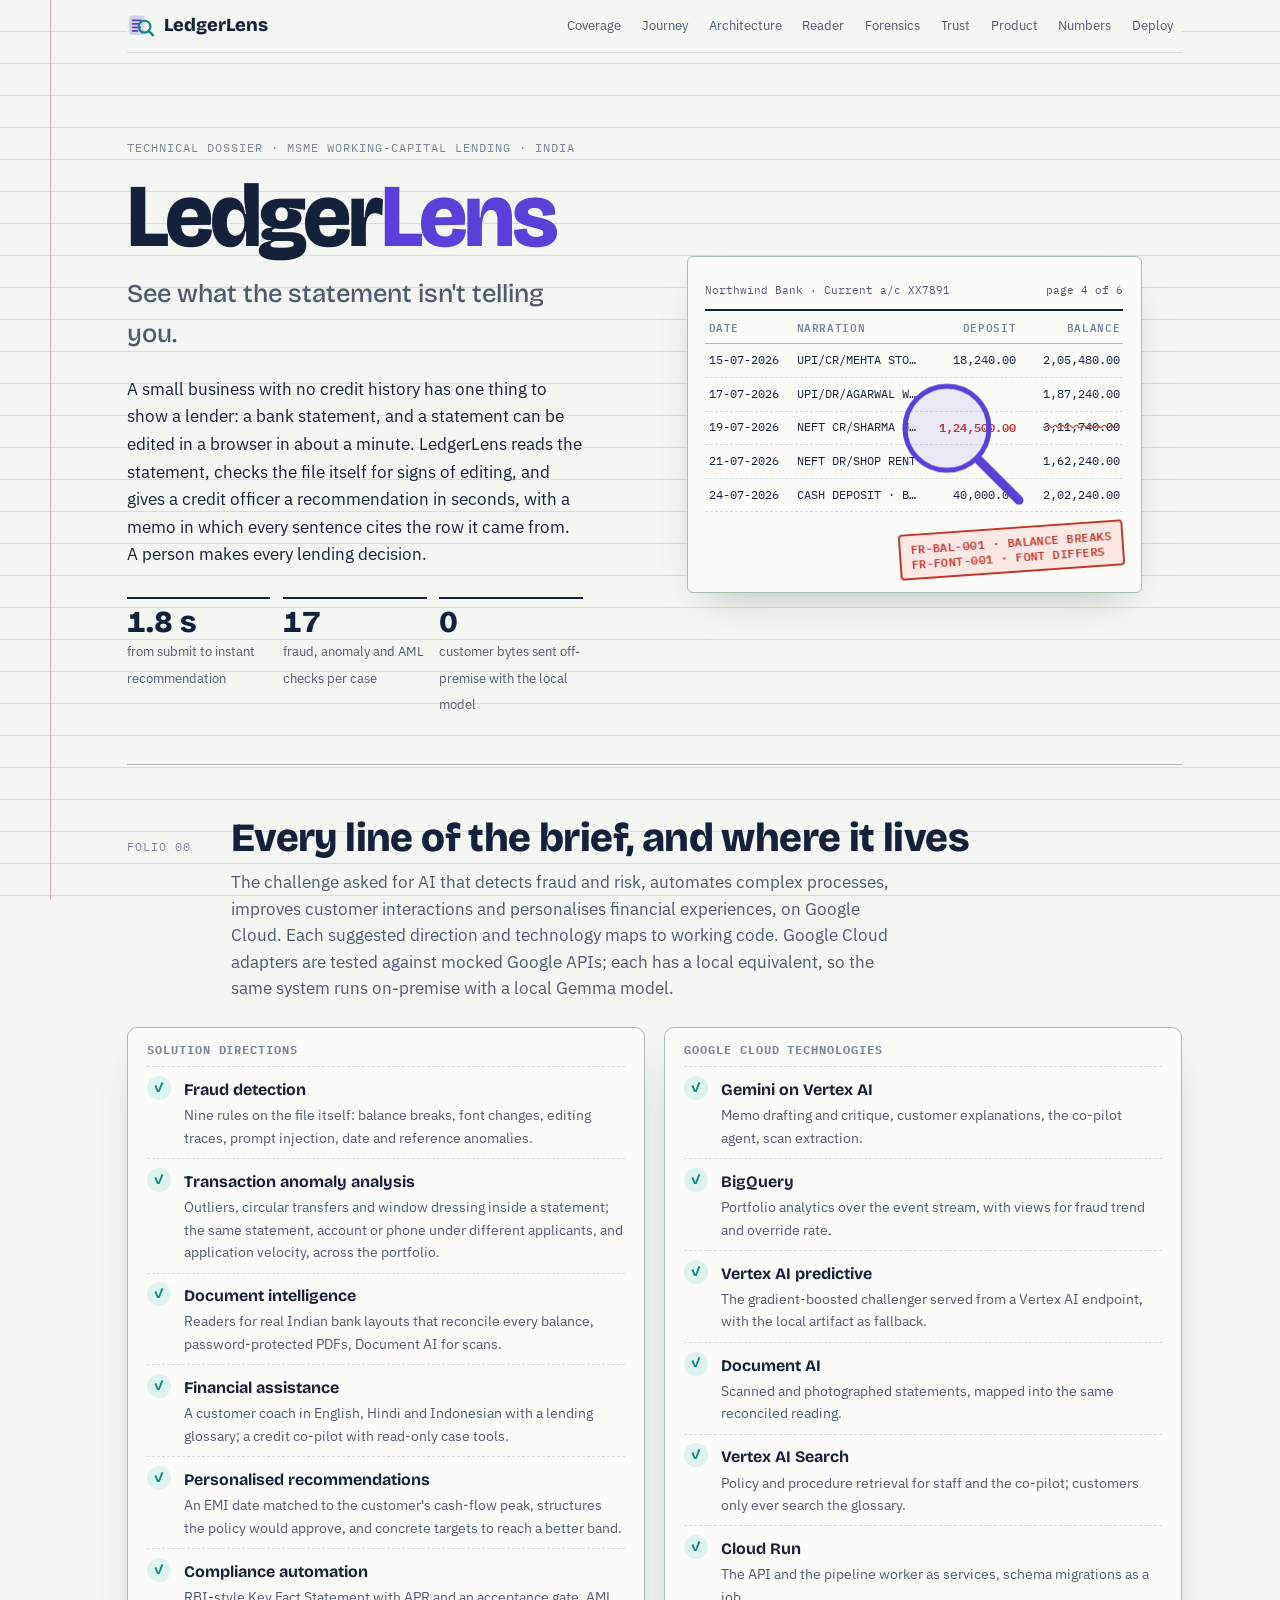
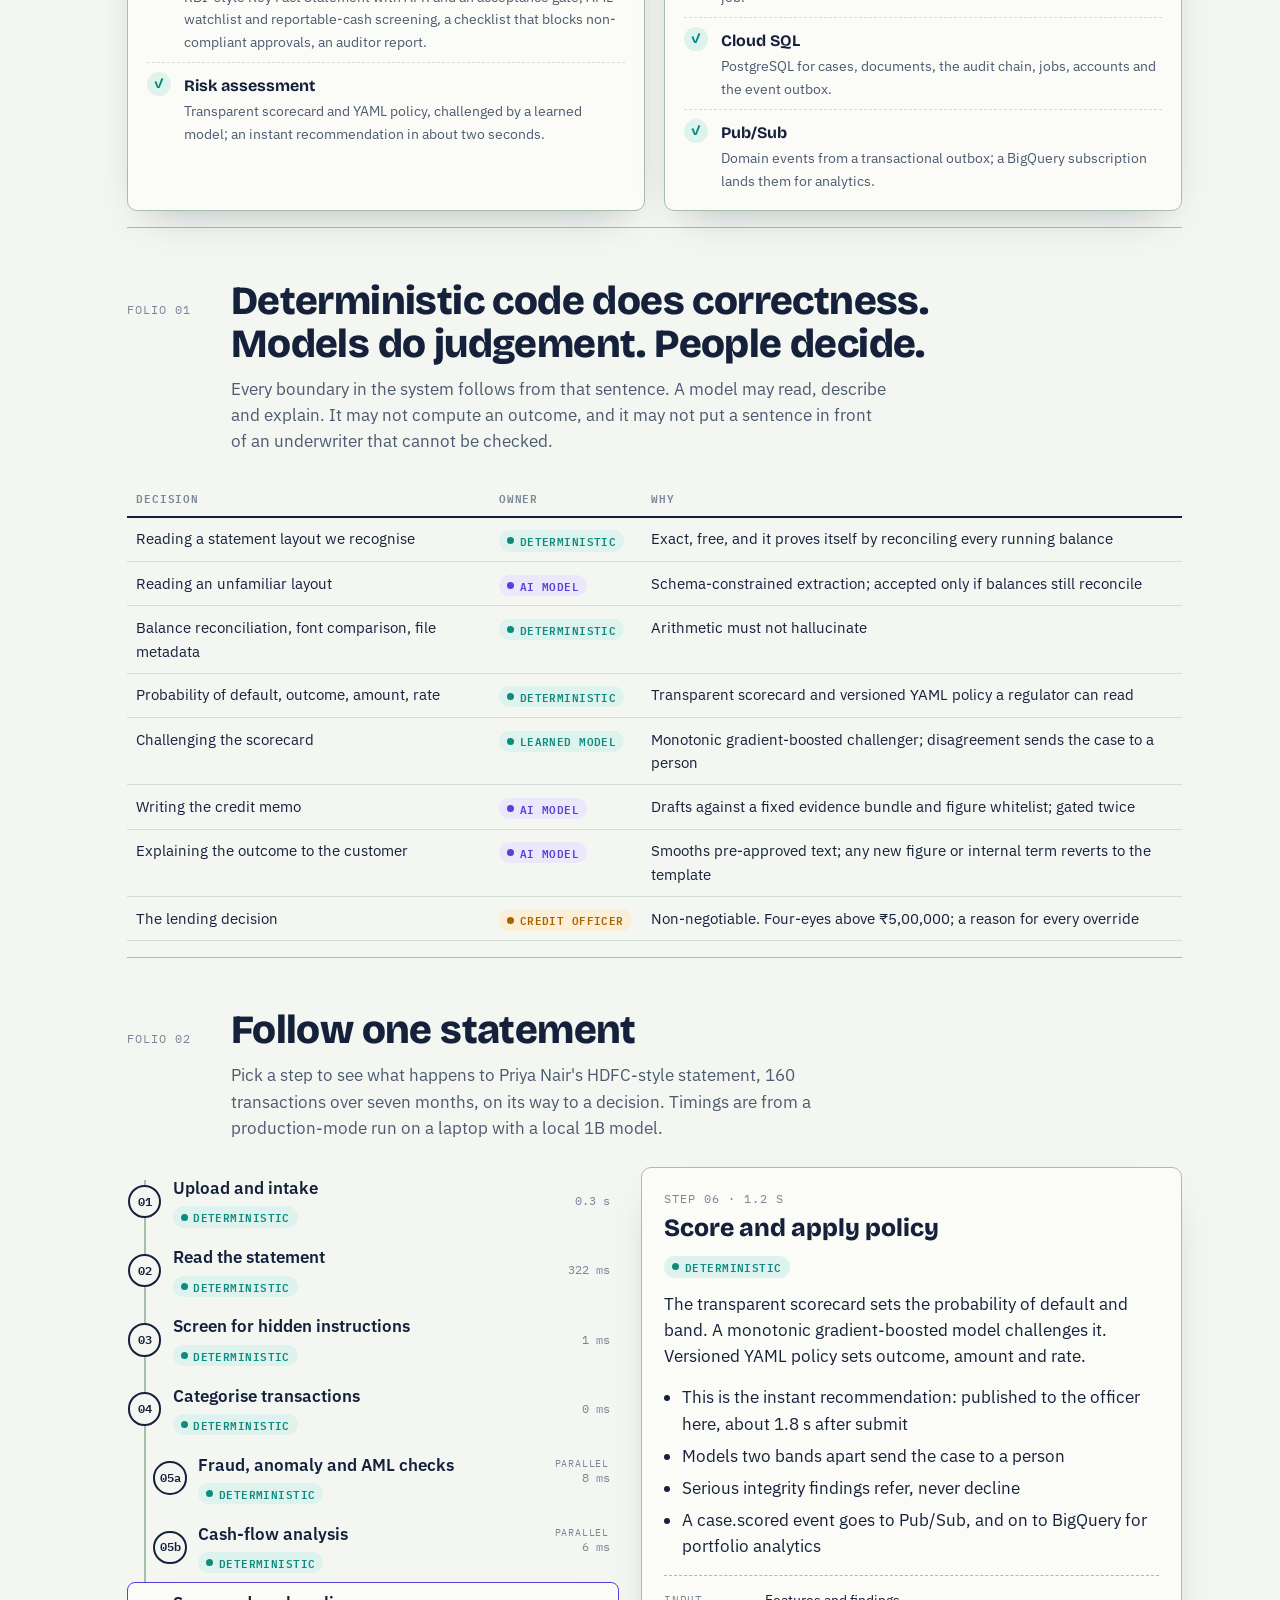
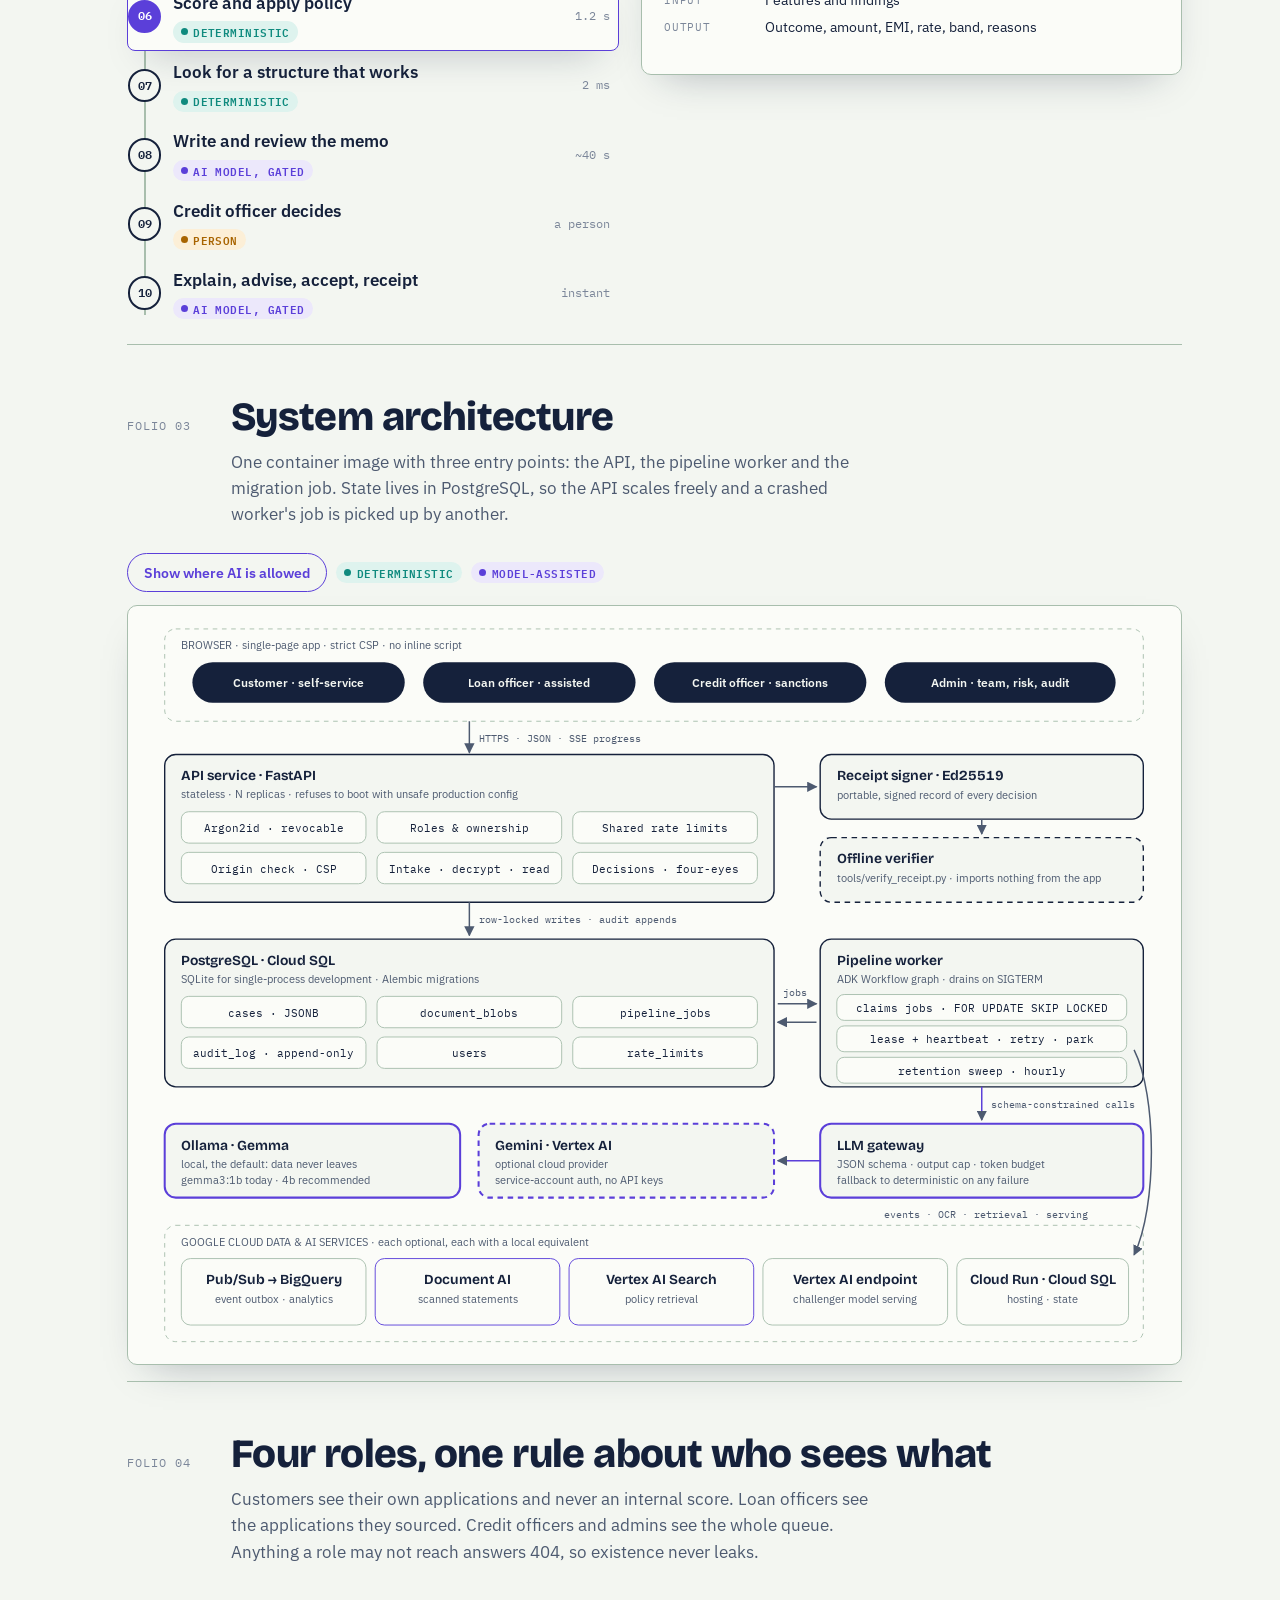
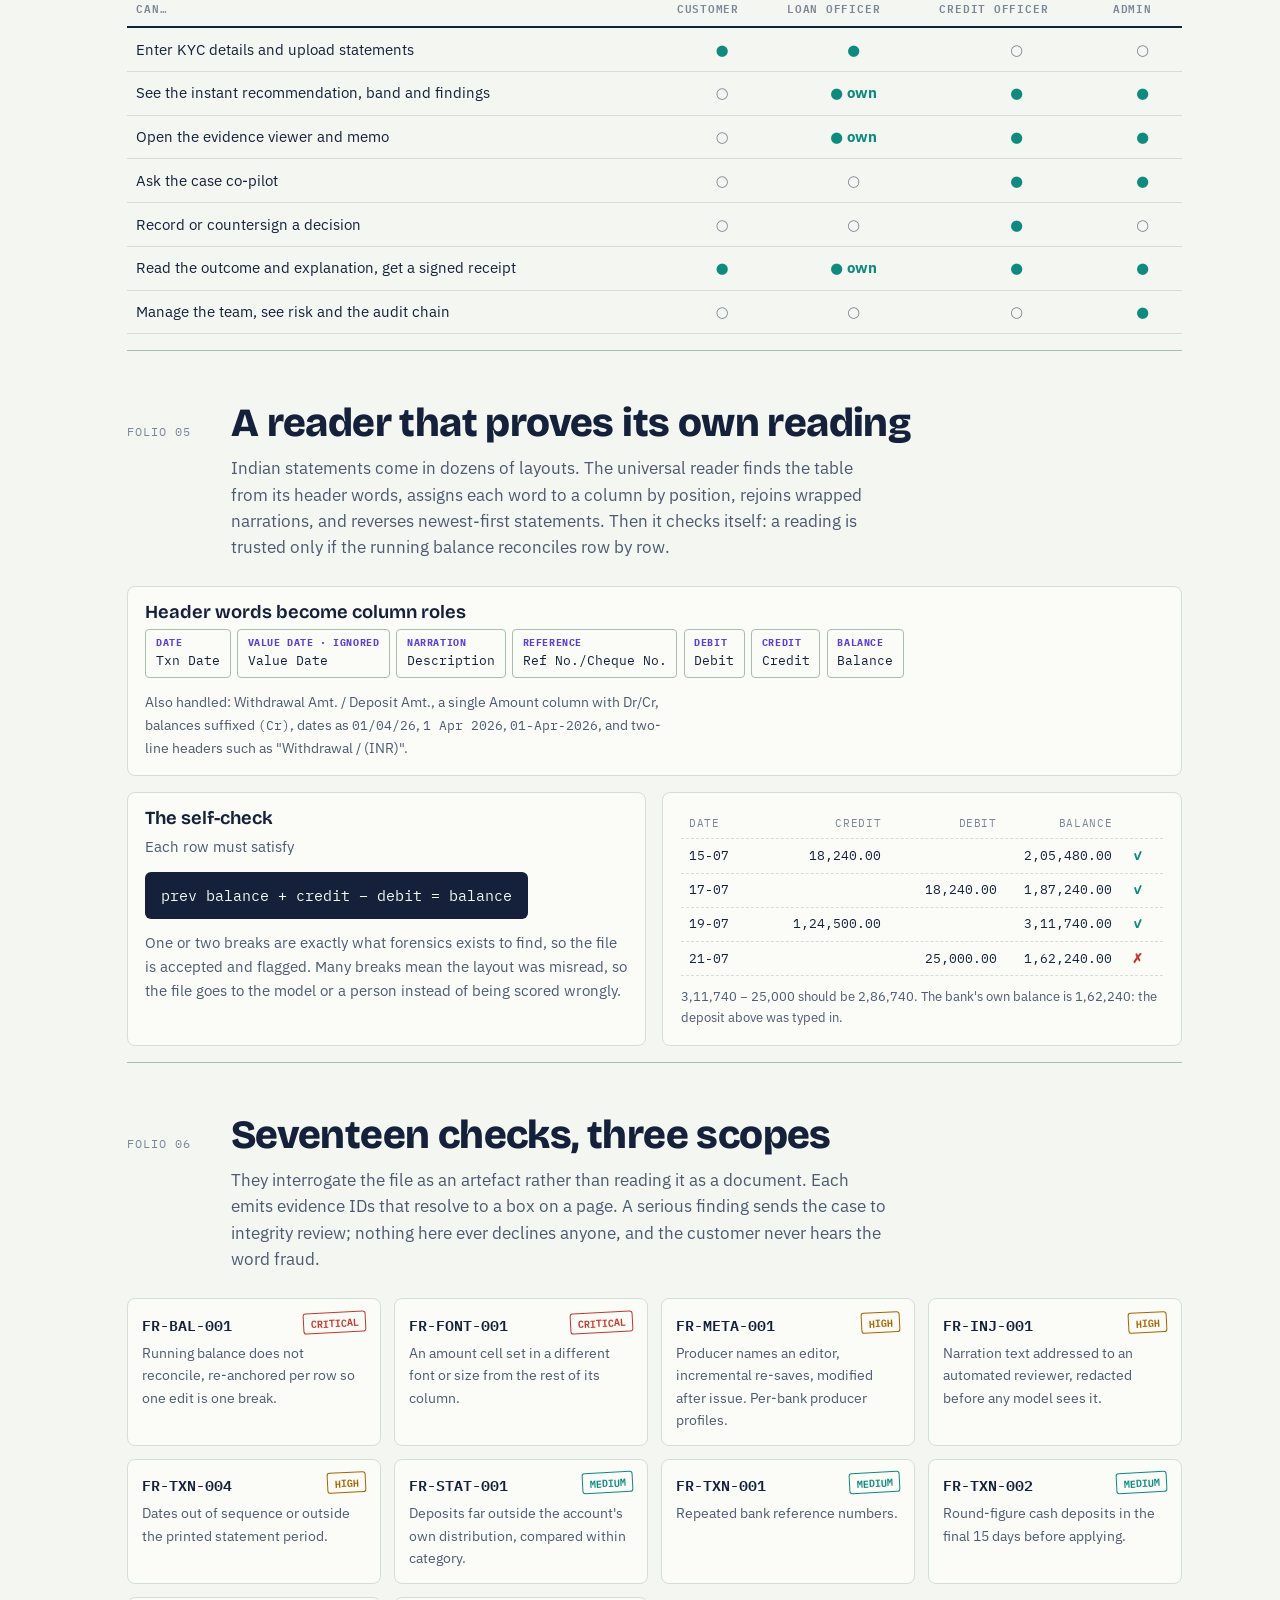
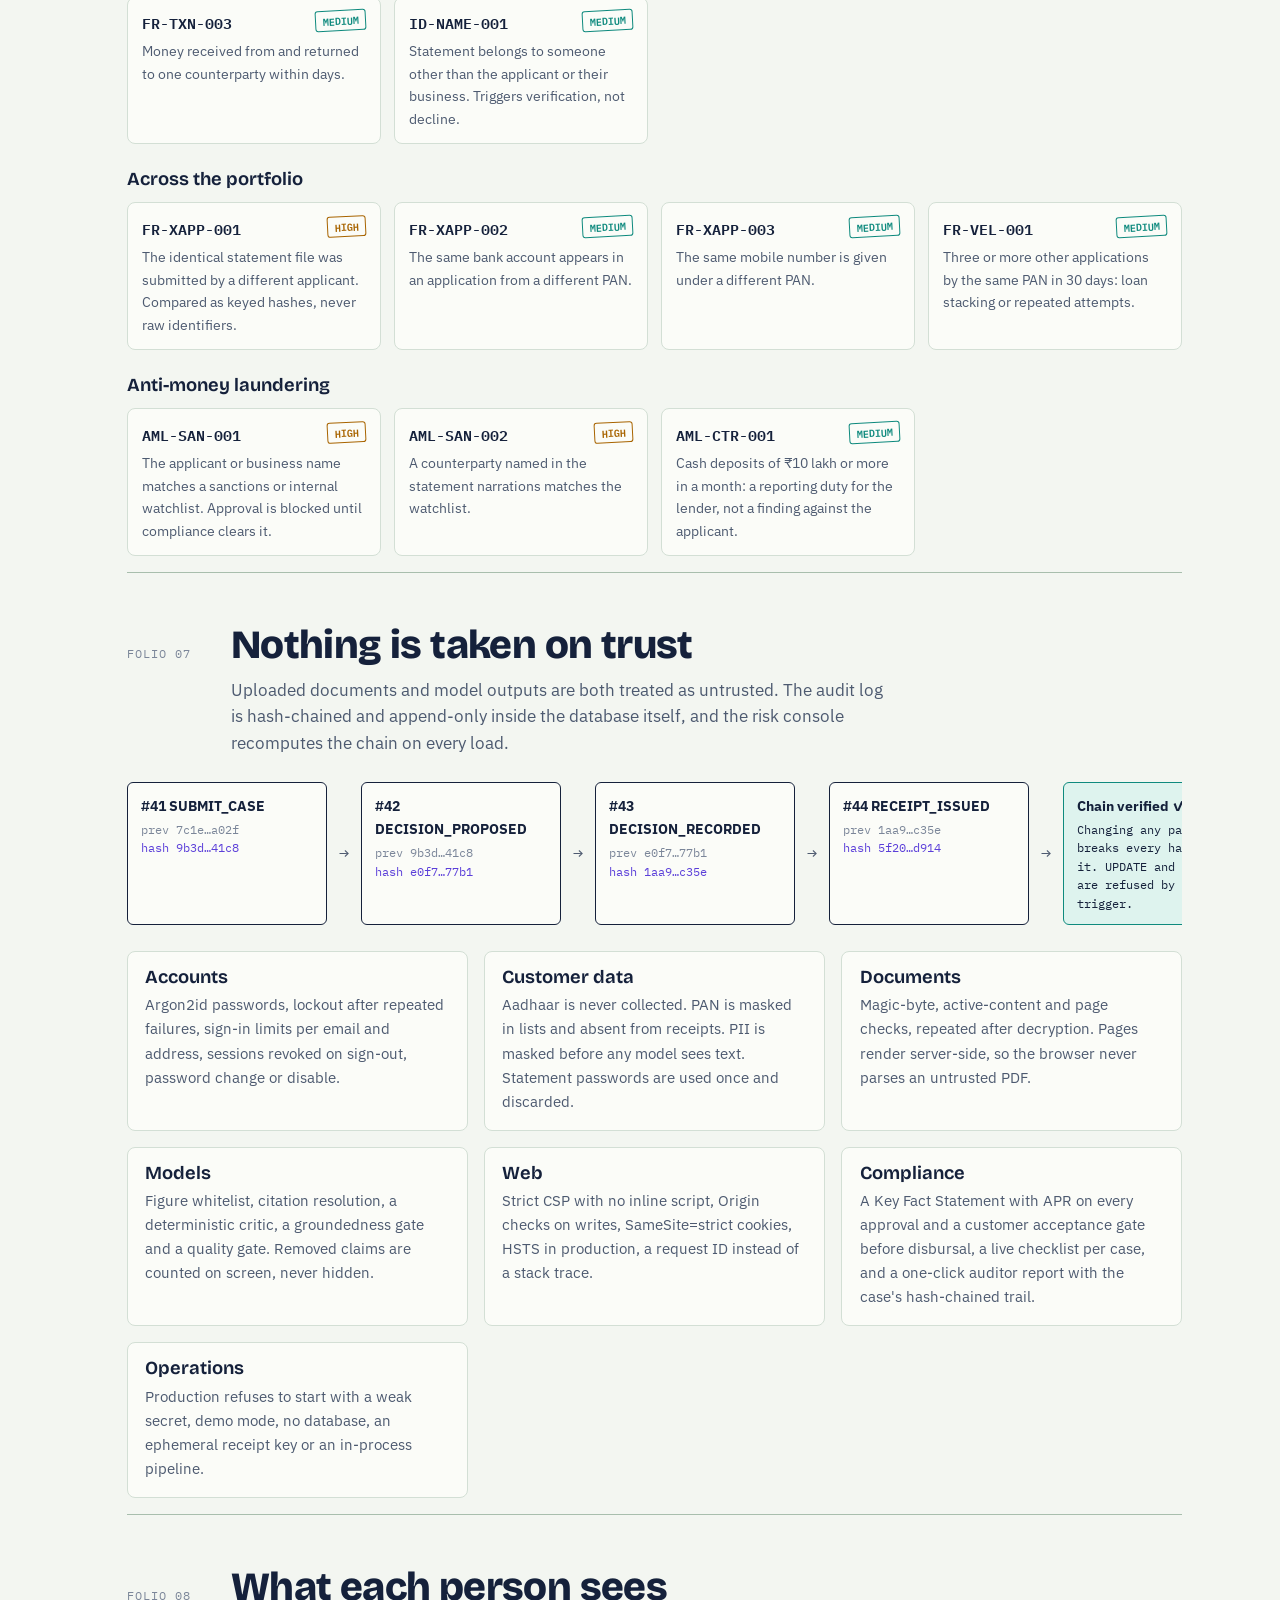
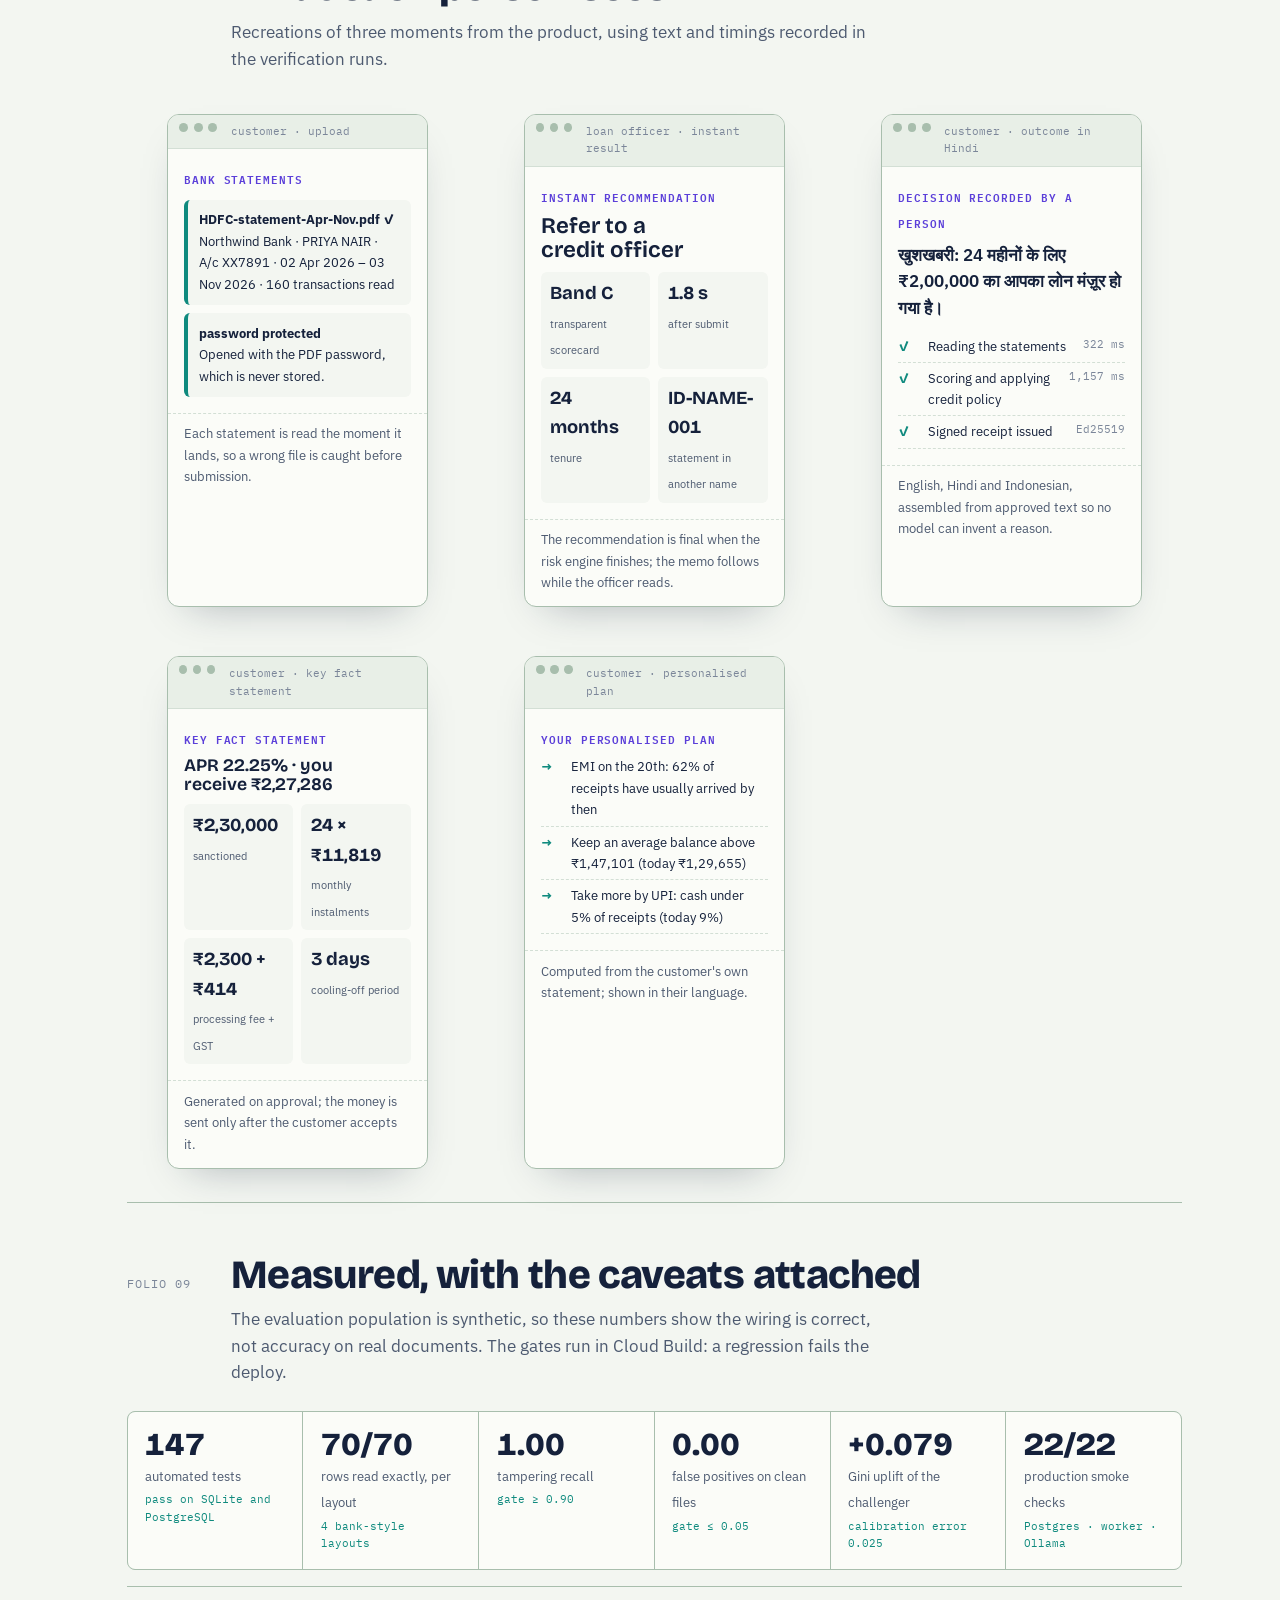
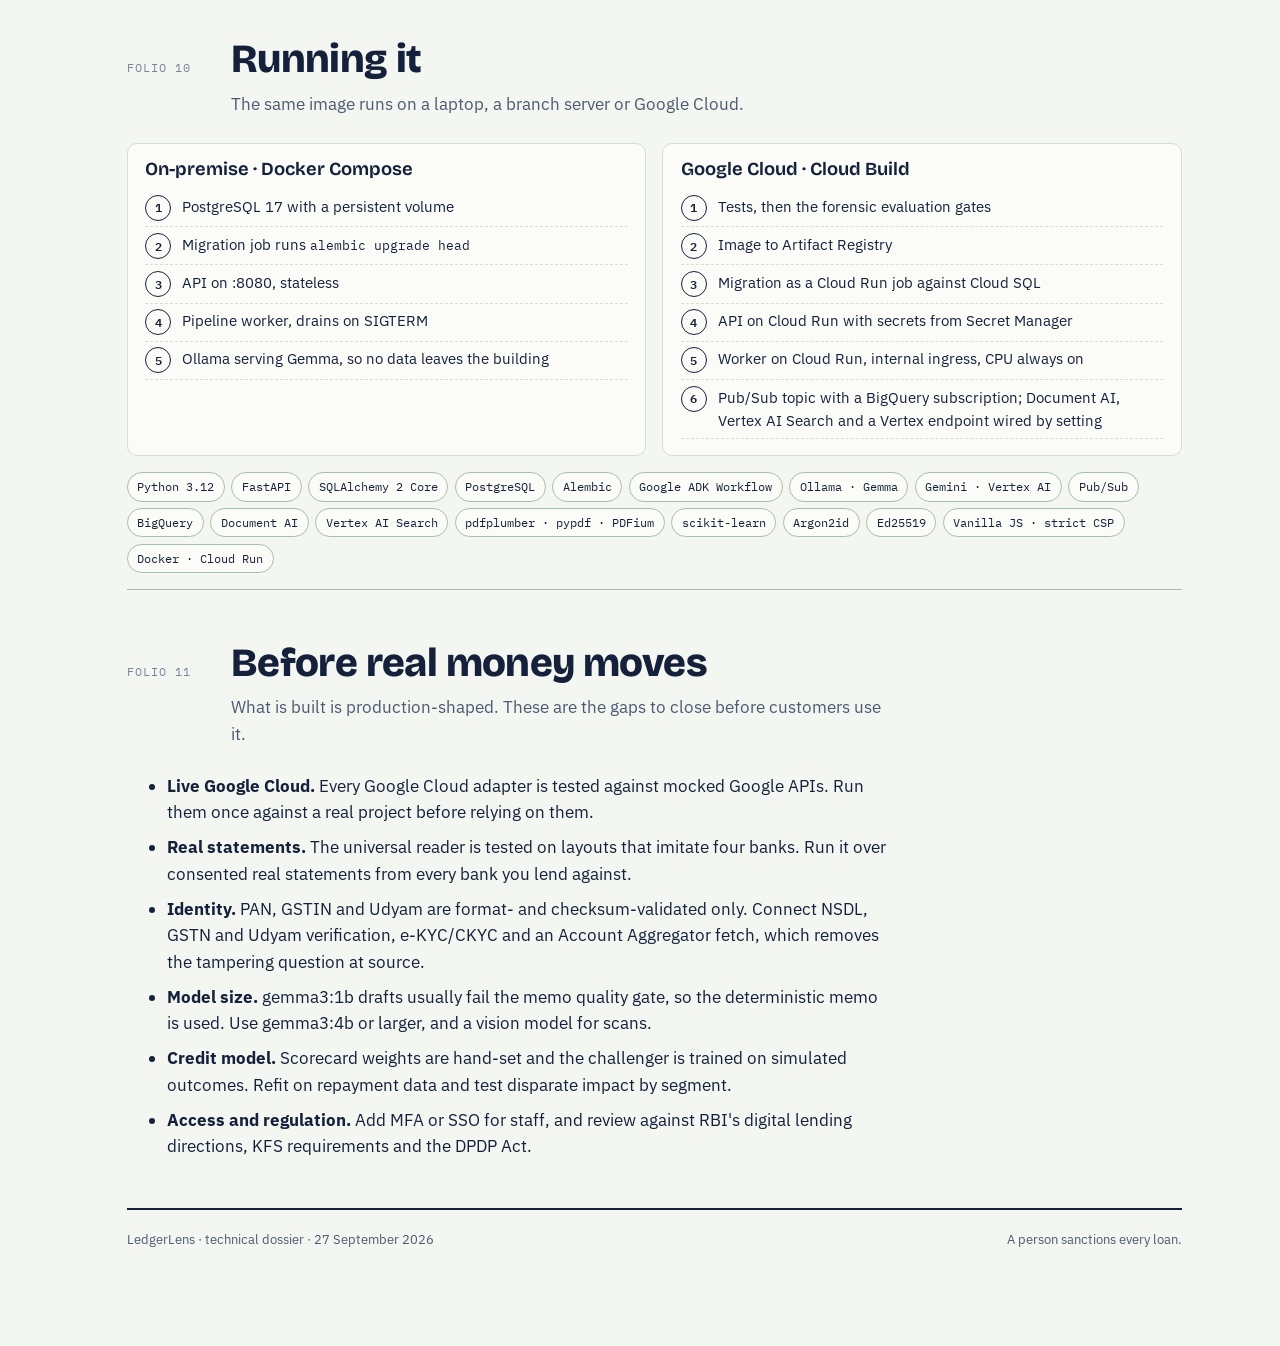
<file: docs/LedgerLens-dossier.html>
<!doctype html>
<html lang="en">
<head>
<meta charset="utf-8">
<meta name="viewport" content="width=device-width, initial-scale=1, viewport-fit=cover">
<title>LedgerLens Dossier</title>
<meta name="description" content="How LedgerLens reads, checks and scores a bank statement, and why a person always makes the lending decision.">
<link rel="preconnect" href="https://fonts.googleapis.com">
<link rel="preconnect" href="https://fonts.gstatic.com" crossorigin>
<link href="https://fonts.googleapis.com/css2?family=Bricolage+Grotesque:opsz,wght@12..96,500;12..96,650;12..96,800&family=IBM+Plex+Mono:wght@400;500;600&family=IBM+Plex+Sans:wght@400;500;600&display=swap" rel="stylesheet">
<style>
:root {
  --paper: #f3f6f1;
  --paper-2: #e8efe7;
  --sheet: #fbfcf8;
  --rule: #d3dfd5;
  --rule-strong: #a8bead;
  --margin-line: #e3a7a0;
  --ink: #15213b;
  --ink-soft: #4d5a70;
  --ink-faint: #7b8699;
  --lens: #5b3fd9;
  --lens-wash: #ece8fb;
  --stamp: #c2382e;
  --stamp-wash: #fbe8e5;
  --ok: #0f8a7e;
  --ok-wash: #def3ee;
  --amber: #a86400;
  --amber-wash: #fcefd7;
  --shadow: 0 18px 40px -22px rgba(21, 33, 59, .35);
  --display: "Bricolage Grotesque", "Avenir Next", "Segoe UI", system-ui, sans-serif;
  --body: "IBM Plex Sans", "Segoe UI", system-ui, sans-serif;
  --mono: "IBM Plex Mono", ui-monospace, "SFMono-Regular", Menlo, monospace;
}
@media (prefers-color-scheme: dark) {
  :root:not([data-theme="light"]) {
    --paper: #0c1316; --paper-2: #111c20; --sheet: #142126; --rule: #213538; --rule-strong: #3a5957; --margin-line: #6b3a36;
    --ink: #e7eee9; --ink-soft: #a3b5af; --ink-faint: #74877f;
    --lens: #a592ff; --lens-wash: #241f45; --stamp: #ff8b7b; --stamp-wash: #3a1d1b; --ok: #4fd3c1; --ok-wash: #123330;
    --amber: #f1b45c; --amber-wash: #35270f; --shadow: 0 18px 40px -22px rgba(0, 0, 0, .8);
    color-scheme: dark;
  }
}
:root[data-theme="dark"] {
  --paper: #0c1316; --paper-2: #111c20; --sheet: #142126; --rule: #213538; --rule-strong: #3a5957; --margin-line: #6b3a36;
  --ink: #e7eee9; --ink-soft: #a3b5af; --ink-faint: #74877f;
  --lens: #a592ff; --lens-wash: #241f45; --stamp: #ff8b7b; --stamp-wash: #3a1d1b; --ok: #4fd3c1; --ok-wash: #123330;
  --amber: #f1b45c; --amber-wash: #35270f; --shadow: 0 18px 40px -22px rgba(0, 0, 0, .8);
  color-scheme: dark;
}

* { box-sizing: border-box; }
body {
  margin: 0;
  color: var(--ink);
  font-family: var(--body);
  font-size: 16.5px;
  line-height: 1.6;
  background-color: var(--paper);
  background-image:
    linear-gradient(90deg, transparent calc(clamp(16px, 4vw, 56px) - 1px), var(--margin-line) calc(clamp(16px, 4vw, 56px) - 1px), var(--margin-line) clamp(16px, 4vw, 56px), transparent clamp(16px, 4vw, 56px)),
    repeating-linear-gradient(180deg, transparent 0 31px, var(--rule) 31px 32px);
  background-attachment: fixed;
  font-variant-numeric: tabular-nums;
}
.page { max-width: 1180px; margin: 0 auto; padding-inline: clamp(24px, 6vw, 88px) clamp(16px, 4vw, 48px); padding-block: 0 5rem; }
h1, h2, h3 { font-family: var(--display); line-height: 1.08; text-wrap: balance; margin: 0; }
h2 { font-size: clamp(1.7rem, 3.4vw, 2.5rem); font-weight: 800; letter-spacing: -.015em; }
h3 { font-size: 1.15rem; font-weight: 650; }
p { max-width: 66ch; margin: 0; }
code, .mono { font-family: var(--mono); font-size: .88em; }
a { color: var(--lens); }
:focus-visible { outline: 3px solid color-mix(in srgb, var(--lens) 55%, transparent); outline-offset: 3px; border-radius: 4px; }

/* ------------------------------------------------------------ top bar */
.topbar { position: sticky; top: env(safe-area-inset-top, 0px); z-index: 20; display: flex; align-items: center; gap: 1rem; flex-wrap: wrap;
  padding: .7rem 0; background: color-mix(in srgb, var(--paper) 88%, transparent); backdrop-filter: blur(10px); border-bottom: 1px solid var(--rule); }
.brand { display: flex; align-items: center; gap: .55rem; font-family: var(--display); font-weight: 800; font-size: 1.15rem; }
.brand svg { width: 28px; height: 28px; }
.topbar nav { margin-left: auto; display: flex; gap: .2rem; flex-wrap: wrap; }
.topbar nav a { font-size: .82rem; color: var(--ink-soft); text-decoration: none; padding: .25rem .55rem; border-radius: 6px; }
.topbar nav a:hover { color: var(--lens); background: var(--lens-wash); }
@media (max-width: 760px) { .topbar nav { display: none; } }

/* ------------------------------------------------------------ hero */
.hero { display: grid; grid-template-columns: minmax(0, .92fr) minmax(0, 1.08fr); gap: clamp(2rem, 5vw, 4rem); align-items: center; padding-block: clamp(2.5rem, 7vw, 5rem) 3rem; }
@media (max-width: 900px) { .hero { grid-template-columns: 1fr; } }
.folio { font-family: var(--mono); font-size: .78rem; letter-spacing: .08em; text-transform: uppercase; color: var(--ink-faint); }
.hero h1 { font-size: clamp(3rem, 8vw, 5.6rem); font-weight: 800; letter-spacing: -.035em; margin: .6rem 0 .5rem; }
.hero h1 span { color: var(--lens); }
.hero .tag { font-family: var(--display); font-weight: 500; font-size: clamp(1.2rem, 2.4vw, 1.6rem); color: var(--ink-soft); margin-bottom: 1.2rem; }
.hero p.lede { font-size: 1.08rem; }
.facts { display: grid; grid-template-columns: repeat(3, minmax(0, 1fr)); gap: .8rem; margin-top: 1.8rem; max-width: 560px; }
.fact { border-top: 2px solid var(--ink); padding-top: .5rem; }
.fact b { display: block; font-family: var(--display); font-size: 1.9rem; font-weight: 800; line-height: 1; }
.fact span { font-size: .8rem; color: var(--ink-soft); }
@media (max-width: 520px) { .facts { grid-template-columns: 1fr; } }

/* the statement under the lens */
.stmt { position: relative; background: var(--sheet); border: 1px solid var(--rule-strong); border-radius: 6px; box-shadow: var(--shadow); padding: 1rem 1.1rem 1.2rem; overflow: hidden; }
.stmt-head { display: flex; justify-content: space-between; gap: 1rem; height: 2.35rem; align-items: center; white-space: nowrap; font-family: var(--mono); font-size: .7rem; color: var(--ink-soft); border-bottom: 2px solid var(--ink); margin-bottom: 0; }
.stmt-row { display: grid; grid-template-columns: 5rem minmax(0, 1fr) 5.6rem 6rem; gap: .5rem; font-family: var(--mono); font-size: .74rem; height: 2.1rem; align-items: center; padding: 0 .2rem; border-bottom: 1px dashed var(--rule); }
.stmt-row span { white-space: nowrap; overflow: hidden; text-overflow: ellipsis; }
.stmt-row span:nth-child(n+3) { text-align: right; }
.stmt-row.hdr { height: 2.1rem; font-weight: 600; color: var(--ink-faint); font-size: .66rem; letter-spacing: .06em; text-transform: uppercase; border-bottom: 1px solid var(--rule-strong); }
.stmt-row.edited .amt { color: var(--stamp); font-weight: 600; }
.stmt-row.edited .bal { text-decoration: line-through wavy var(--stamp); }
/* Anchored to the deposit column: 1.1rem card padding + 6rem balance + .5rem gap + half of the 5.6rem
   deposit column, less the glass radius. It comes to rest over the edited 19 July deposit. */
.lens { position: absolute; right: calc(1.1rem + 6rem + .5rem + 2.8rem - 52px); top: 0; width: 132px; height: 132px; pointer-events: none;
  transform: translate(0, calc(1rem + 2.35rem + 2.1rem * 3 + 1.05rem - 52px)); animation: sweep 3.6s cubic-bezier(.6, 0, .3, 1) .3s 1 both; }
.lens circle.glass { fill: color-mix(in srgb, var(--lens) 10%, transparent); stroke: var(--lens); stroke-width: 5; }
.lens path { stroke: var(--lens); stroke-width: 9; stroke-linecap: round; }
@keyframes sweep {
  0% { transform: translate(-240px, 20px); }
  35% { transform: translate(-40px, 40px); }
  65% { transform: translate(-150px, 150px); }
  100% { transform: translate(0, calc(1rem + 2.35rem + 2.1rem * 3 + 1.05rem - 52px)); }
}
.stamp { position: relative; display: inline-block; margin: .9rem 0 0 auto; float: right; transform: rotate(-4deg); border: 2.5px solid var(--stamp); color: var(--stamp); background: var(--stamp-wash);
  font-family: var(--mono); font-size: .72rem; font-weight: 600; letter-spacing: .04em; padding: .35rem .6rem; border-radius: 4px; text-transform: uppercase; line-height: 1.35;
  animation: thump .5s ease-out 3.7s 1 both; }
@keyframes thump { 0% { transform: rotate(-4deg) scale(1.35); opacity: .45; } 100% { transform: rotate(-4deg) scale(1); opacity: 1; } }
.stmt::after { content: ""; display: block; clear: both; }
@media (prefers-reduced-motion: reduce) { .lens, .stamp { animation: none; } }

/* ------------------------------------------------------------ sections */
section.block { padding-block: 3.2rem 1rem; border-top: 1px solid var(--rule-strong); }
.sec-head { display: grid; grid-template-columns: 5.5rem minmax(0, 1fr); gap: 1rem; align-items: baseline; margin-bottom: 1.6rem; }
.sec-head .folio { padding-top: .6rem; }
.sec-head p { margin-top: .6rem; color: var(--ink-soft); }
@media (max-width: 640px) { .sec-head { grid-template-columns: 1fr; gap: .2rem; } }
.cols { display: grid; grid-template-columns: repeat(auto-fit, minmax(260px, 1fr)); gap: 1rem; }
.card { background: var(--sheet); border: 1px solid var(--rule); border-radius: 8px; padding: 1rem 1.1rem; }
.card h3 { margin-bottom: .35rem; }
.card p { font-size: .94rem; color: var(--ink-soft); }
.scroll { overflow-x: auto; }

/* chips for ownership */
.own { display: inline-flex; align-items: center; gap: .35rem; font-family: var(--mono); font-size: .68rem; font-weight: 600; letter-spacing: .04em; text-transform: uppercase;
  padding: .12rem .5rem; border-radius: 999px; white-space: nowrap; }
.own::before { content: ""; width: 7px; height: 7px; border-radius: 50%; background: currentColor; }
.own.det { color: var(--ok); background: var(--ok-wash); }
.own.ai { color: var(--lens); background: var(--lens-wash); }
.own.human { color: var(--amber); background: var(--amber-wash); }

/* ------------------------------------------------------------ pipeline explorer */
.pipe { display: grid; grid-template-columns: minmax(0, 1fr) minmax(0, 1.1fr); gap: 1.4rem; align-items: start; }
@media (max-width: 900px) { .pipe { grid-template-columns: 1fr; } }
.steps { list-style: none; margin: 0; padding: 0; position: relative; }
.steps::before { content: ""; position: absolute; left: 1.05rem; top: .8rem; bottom: .8rem; width: 2px; background: var(--rule-strong); }
.steps li { position: relative; }
.steps li.fork { margin-left: 1.6rem; }
.steps li.fork::after { content: "parallel"; position: absolute; right: .6rem; top: .75rem; font-family: var(--mono); font-size: .62rem; color: var(--ink-faint); text-transform: uppercase; letter-spacing: .08em; }
.step-btn { display: grid; grid-template-columns: 2.1rem minmax(0, 1fr) auto; gap: .7rem; align-items: center; width: 100%; text-align: left; font: inherit; color: var(--ink);
  background: transparent; border: 1px solid transparent; border-radius: 8px; padding: .45rem .5rem .45rem 0; cursor: pointer; }
.step-btn:hover { background: var(--sheet); border-color: var(--rule); }
.step-btn[aria-selected="true"] { background: var(--sheet); border-color: var(--lens); box-shadow: var(--shadow); }
.step-btn .n { position: relative; z-index: 1; display: grid; place-items: center; width: 2.1rem; height: 2.1rem; border-radius: 50%; background: var(--paper); border: 2px solid var(--ink);
  font-family: var(--mono); font-size: .78rem; font-weight: 600; }
.step-btn[aria-selected="true"] .n { background: var(--lens); border-color: var(--lens); color: #fff; }
.step-btn .name { font-weight: 600; }
.step-btn .t { font-family: var(--mono); font-size: .72rem; color: var(--ink-faint); }
.detail { position: sticky; top: 5.5rem; background: var(--sheet); border: 1px solid var(--rule-strong); border-radius: 10px; padding: 1.3rem 1.4rem; box-shadow: var(--shadow); min-height: 360px; }
.detail .folio { margin-bottom: .4rem; }
.detail h3 { font-size: 1.55rem; font-weight: 800; margin-bottom: .6rem; }
.detail ul { margin: .9rem 0 0; padding-left: 1.1rem; }
.detail li { margin-bottom: .35rem; }
.detail .io { display: grid; grid-template-columns: 5.5rem minmax(0, 1fr); gap: .3rem .8rem; margin-top: 1rem; font-size: .88rem; border-top: 1px dashed var(--rule-strong); padding-top: .8rem; }
.detail .io dt { font-family: var(--mono); font-size: .7rem; text-transform: uppercase; letter-spacing: .06em; color: var(--ink-faint); padding-top: .15rem; }
.detail .io dd { margin: 0; }

/* ------------------------------------------------------------ architecture diagram */
.arch-tools { display: flex; gap: .6rem; align-items: center; flex-wrap: wrap; margin-bottom: .8rem; }
.toggle { font: inherit; font-size: .88rem; font-weight: 600; cursor: pointer; border-radius: 999px; padding: .45rem 1rem; border: 1.5px solid var(--lens); color: var(--lens); background: transparent; }
.toggle[aria-pressed="true"] { background: var(--lens); color: #fff; }
.arch-wrap { background: var(--sheet); border: 1px solid var(--rule-strong); border-radius: 10px; padding: .6rem; box-shadow: var(--shadow); }
svg.arch { display: block; width: 100%; min-width: 860px; height: auto; }
svg.arch text { font-family: var(--body); fill: var(--ink); }
svg.arch .band { fill: none; stroke: var(--rule-strong); stroke-dasharray: 5 5; }
svg.arch .box { fill: var(--paper); stroke: var(--ink); stroke-width: 1.5; }
svg.arch .box.ai { stroke: var(--lens); stroke-width: 2.2; }
svg.arch .box.opt { stroke-dasharray: 6 5; }
svg.arch .chip { fill: var(--sheet); stroke: var(--rule-strong); }
svg.arch .chip.ai { stroke: var(--lens); }
svg.arch .title { font-family: var(--display); font-weight: 650; font-size: 15px; }
svg.arch .sub { font-size: 11.5px; fill: var(--ink-soft); }
svg.arch .ct { font-size: 11.5px; font-family: var(--mono); }
svg.arch .role { fill: var(--ink); }
svg.arch .role-t { fill: var(--paper); font-weight: 600; font-size: 12.5px; }
svg.arch .edge { stroke: var(--ink-soft); stroke-width: 1.6; fill: none; marker-end: url(#arrow); }
svg.arch .edge.ai { stroke: var(--lens); }
svg.arch .el { font-family: var(--mono); font-size: 10.5px; fill: var(--ink-soft); }
svg.arch #arrow path { fill: var(--ink-soft); }
svg.arch g { transition: opacity .3s ease; }
svg.arch.ai-only g.det { opacity: .18; }

/* ------------------------------------------------------------ coverage */
.cov { display: grid; grid-template-columns: repeat(auto-fit, minmax(320px, 1fr)); gap: 1.2rem; }
.cov-col { background: var(--sheet); border: 1px solid var(--rule-strong); border-radius: 10px; padding: 1rem 1.2rem .6rem; box-shadow: var(--shadow); }
.cov-col h3 { font-family: var(--mono); font-size: .74rem; letter-spacing: .08em; text-transform: uppercase; color: var(--ink-faint); margin-bottom: .6rem; }
.cov-row { display: grid; grid-template-columns: 1.7rem minmax(0, 1fr); gap: .6rem; padding: .55rem 0; border-top: 1px dashed var(--rule); }
.cov-row .tick { display: grid; place-items: center; width: 1.5rem; height: 1.5rem; border-radius: 50%; background: var(--ok-wash); color: var(--ok); font-weight: 700; font-size: .8rem; }
.cov-row b { font-family: var(--display); font-size: 1rem; }
.cov-row p { font-size: .88rem; color: var(--ink-soft); margin-top: .1rem; }

/* ------------------------------------------------------------ tables */
table { width: 100%; border-collapse: collapse; font-size: .92rem; min-width: 560px; }
th { text-align: left; font-family: var(--mono); font-size: .7rem; letter-spacing: .07em; text-transform: uppercase; color: var(--ink-faint); font-weight: 600;
  padding: .55rem .6rem; border-bottom: 2px solid var(--ink); }
td { padding: .6rem .6rem; border-bottom: 1px solid var(--rule); vertical-align: top; }
td.c { text-align: center; }
.yes { color: var(--ok); font-weight: 700; }
.no { color: var(--ink-faint); }

/* ------------------------------------------------------------ reader */
.reader { display: grid; gap: 1rem; }
.hdr-line { display: flex; flex-wrap: wrap; gap: .4rem; font-family: var(--mono); font-size: .8rem; }
.hdr-line span { padding: .35rem .6rem; border: 1px solid var(--rule-strong); border-radius: 4px; background: var(--sheet); }
.hdr-line span b { display: block; font-size: .62rem; letter-spacing: .06em; text-transform: uppercase; color: var(--lens); }
.recon { font-family: var(--mono); font-size: .8rem; }
.recon .r { display: grid; grid-template-columns: 4.8rem 1fr 1fr 1fr 2.2rem; gap: .5rem; padding: .4rem .5rem; border-bottom: 1px dashed var(--rule); }
.recon .r span:nth-child(n+2):nth-child(-n+4) { text-align: right; }
.recon .r .ok { color: var(--ok); font-weight: 700; text-align: center; }
.recon .r .bad { color: var(--stamp); font-weight: 700; text-align: center; }
.recon .r.h { color: var(--ink-faint); font-size: .66rem; text-transform: uppercase; letter-spacing: .06em; }
.formula { font-family: var(--mono); font-size: .95rem; background: var(--ink); color: var(--paper); padding: .7rem 1rem; border-radius: 6px; display: inline-block; }

/* ------------------------------------------------------------ rules as stamps */
.rules { display: grid; grid-template-columns: repeat(auto-fill, minmax(230px, 1fr)); gap: .8rem; }
.rule { background: var(--sheet); border: 1px solid var(--rule); border-radius: 8px; padding: .8rem .9rem; }
.rule code { display: inline-block; font-weight: 600; margin-bottom: .3rem; }
.sev { float: right; font-family: var(--mono); font-size: .64rem; font-weight: 600; padding: .08rem .4rem; border-radius: 3px; border: 1.5px solid currentColor; transform: rotate(-3deg); }
.sev.crit { color: var(--stamp); }
.sev.high { color: var(--amber); }
.sev.med { color: var(--ok); }
.rule p { font-size: .88rem; color: var(--ink-soft); }

/* ------------------------------------------------------------ hash chain */
.chain { display: flex; gap: 0; align-items: stretch; overflow-x: auto; padding-bottom: .4rem; }
.link { flex: 0 0 200px; background: var(--sheet); border: 1.5px solid var(--ink); border-radius: 6px; padding: .7rem .8rem; font-family: var(--mono); font-size: .72rem; }
.link b { display: block; font-family: var(--body); font-size: .9rem; margin-bottom: .25rem; }
.link .h { color: var(--lens); word-break: break-all; }
.link .p { color: var(--ink-faint); word-break: break-all; }
.join { flex: 0 0 34px; display: grid; place-items: center; color: var(--ink-soft); font-family: var(--mono); }
.link.verify { border-color: var(--ok); background: var(--ok-wash); }

/* ------------------------------------------------------------ product tour replicas */
.tour { display: grid; grid-template-columns: repeat(auto-fit, minmax(300px, 1fr)); gap: 1rem; }
.shot { background: var(--sheet); border: 1px solid var(--rule-strong); border-radius: 12px; overflow: hidden; box-shadow: var(--shadow); }
.shot .bar { display: flex; gap: .35rem; padding: .5rem .7rem; border-bottom: 1px solid var(--rule); background: var(--paper-2); }
.shot .bar i { width: 9px; height: 9px; border-radius: 50%; background: var(--rule-strong); }
.shot .bar span { margin-left: .5rem; font-family: var(--mono); font-size: .68rem; color: var(--ink-faint); }
.shot .body { padding: 1rem; }
.shot figcaption { padding: .6rem 1rem .8rem; font-size: .84rem; color: var(--ink-soft); border-top: 1px dashed var(--rule); }
.mini-kpis { display: grid; grid-template-columns: repeat(2, minmax(0, 1fr)); gap: .5rem; margin-top: .6rem; }
.mini-kpis div { background: var(--paper); border-radius: 6px; padding: .45rem .6rem; }
.mini-kpis b { display: block; font-family: var(--display); font-size: 1.15rem; }
.mini-kpis span { font-size: .7rem; color: var(--ink-soft); }
.eyebrow { font-family: var(--mono); font-size: .66rem; text-transform: uppercase; letter-spacing: .09em; color: var(--lens); font-weight: 600; }
.upl { border-left: 4px solid var(--ok); background: var(--paper); border-radius: 6px; padding: .6rem .7rem; font-size: .84rem; margin-top: .5rem; }
.upl b { display: block; }
.hi { font-family: "Noto Sans Devanagari", var(--body); }
.tl { list-style: none; margin: 0; padding: 0; font-size: .84rem; }
.tl li { display: grid; grid-template-columns: 1.4rem 1fr auto; gap: .5rem; padding: .3rem 0; border-bottom: 1px dashed var(--rule); }
.tl li i { color: var(--ok); font-style: normal; font-weight: 700; }
.tl li span:last-child { font-family: var(--mono); font-size: .7rem; color: var(--ink-faint); }

/* ------------------------------------------------------------ numbers */
.numbers { display: grid; grid-template-columns: repeat(auto-fit, minmax(170px, 1fr)); gap: 1px; background: var(--rule-strong); border: 1px solid var(--rule-strong); border-radius: 8px; overflow: hidden; }
.numbers div { background: var(--sheet); padding: 1rem 1.1rem; }
.numbers b { display: block; font-family: var(--display); font-size: 2rem; font-weight: 800; line-height: 1.05; }
.numbers span { font-size: .8rem; color: var(--ink-soft); }
.numbers em { font-style: normal; font-family: var(--mono); font-size: .68rem; color: var(--ok); display: block; margin-top: .2rem; }

/* ------------------------------------------------------------ deployment */
.deploy { display: grid; grid-template-columns: repeat(auto-fit, minmax(300px, 1fr)); gap: 1rem; }
.lane { background: var(--sheet); border: 1px solid var(--rule); border-radius: 10px; padding: 1rem 1.1rem; }
.lane ol { margin: .6rem 0 0; padding: 0; list-style: none; counter-reset: s; }
.lane li { counter-increment: s; display: grid; grid-template-columns: 1.8rem 1fr; gap: .5rem; padding: .35rem 0; border-bottom: 1px dashed var(--rule); font-size: .92rem; }
.lane li::before { content: counter(s); font-family: var(--mono); font-size: .72rem; font-weight: 600; display: grid; place-items: center; width: 1.5rem; height: 1.5rem; border-radius: 50%; border: 1.5px solid var(--ink); }
.stack { display: flex; flex-wrap: wrap; gap: .4rem; margin-top: 1rem; }
.stack span { font-family: var(--mono); font-size: .76rem; padding: .25rem .6rem; border: 1px solid var(--rule-strong); border-radius: 999px; background: var(--sheet); }

.limits li { margin-bottom: .55rem; max-width: 72ch; }
footer { margin-top: 3rem; padding-top: 1.2rem; border-top: 2px solid var(--ink); display: flex; justify-content: space-between; gap: 1rem; flex-wrap: wrap; font-size: .82rem; color: var(--ink-soft); }
</style>
</head>
<body>

<div class="page">
  <header class="topbar">
    <span class="brand">
      <svg viewBox="0 0 40 40" aria-hidden="true"><rect x="3" y="5" width="22" height="28" rx="4" fill="#5b3fd9" opacity=".2"/><path d="M8 12h12M8 17h9M8 22h11M8 27h7" stroke="#5b3fd9" stroke-width="2.4" stroke-linecap="round"/><circle cx="25" cy="21" r="8.5" fill="none" stroke="#0f8a7e" stroke-width="3.2"/><path d="M31.2 27.2 37 33" stroke="#0f8a7e" stroke-width="3.6" stroke-linecap="round"/></svg>
      LedgerLens
    </span>
    <nav aria-label="Sections">
      <a href="#coverage">Coverage</a><a href="#journey">Journey</a><a href="#architecture">Architecture</a><a href="#reader">Reader</a><a href="#forensics">Forensics</a>
      <a href="#trust">Trust</a><a href="#tour">Product</a><a href="#numbers">Numbers</a><a href="#deploy">Deploy</a>
    </nav>
  </header>

  <!-- HERO -->
  <section class="hero" aria-labelledby="t-hero">
    <div>
      <span class="folio">Technical dossier · MSME working-capital lending · India</span>
      <h1 id="t-hero">Ledger<span>Lens</span></h1>
      <p class="tag">See what the statement isn't telling you.</p>
      <p class="lede">A small business with no credit history has one thing to show a lender: a bank statement, and a statement
        can be edited in a browser in about a minute. LedgerLens reads the statement, checks the file itself for signs of
        editing, and gives a credit officer a recommendation in seconds, with a memo in which every sentence cites the row it
        came from. A person makes every lending decision.</p>
      <div class="facts">
        <div class="fact"><b>1.8 s</b><span>from submit to instant recommendation</span></div>
        <div class="fact"><b>17</b><span>fraud, anomaly and AML checks per case</span></div>
        <div class="fact"><b>0</b><span>customer bytes sent off-premise with the local model</span></div>
      </div>
    </div>

    <figure class="stmt" aria-label="A statement being inspected. The deposit of 1,24,500 on 19 July was typed in later and does not reconcile.">
      <div class="stmt-head"><span>Northwind Bank · Current a/c XX7891</span><span>page 4 of 6</span></div>
      <div class="stmt-row hdr"><span>Date</span><span>Narration</span><span>Deposit</span><span>Balance</span></div>
      <div class="stmt-row"><span>15-07-2026</span><span>UPI/CR/MEHTA STORES</span><span class="amt">18,240.00</span><span class="bal">2,05,480.00</span></div>
      <div class="stmt-row"><span>17-07-2026</span><span>UPI/DR/AGARWAL WHOLESALE</span><span class="amt"></span><span class="bal">1,87,240.00</span></div>
      <div class="stmt-row edited"><span>19-07-2026</span><span>NEFT CR/SHARMA MOTORS</span><span class="amt">1,24,500.00</span><span class="bal">3,11,740.00</span></div>
      <div class="stmt-row"><span>21-07-2026</span><span>NEFT DR/SHOP RENT</span><span class="amt"></span><span class="bal">1,62,240.00</span></div>
      <div class="stmt-row"><span>24-07-2026</span><span>CASH DEPOSIT · BRANCH</span><span class="amt">40,000.00</span><span class="bal">2,02,240.00</span></div>
      <svg class="lens" viewBox="0 0 132 132" aria-hidden="true"><circle class="glass" cx="52" cy="52" r="42"/><path d="M84 84 124 124"/></svg>
      <div class="stamp">FR-BAL-001 · balance breaks<br>FR-FONT-001 · font differs</div>
    </figure>
  </section>

  <!-- COVERAGE -->
  <section class="block" id="coverage" aria-labelledby="t-coverage">
    <div class="sec-head">
      <span class="folio">Folio 00</span>
      <div>
        <h2 id="t-coverage">Every line of the brief, and where it lives</h2>
        <p>The challenge asked for AI that detects fraud and risk, automates complex processes, improves customer
          interactions and personalises financial experiences, on Google Cloud. Each suggested direction and technology
          maps to working code. Google Cloud adapters are tested against mocked Google APIs; each has a local equivalent,
          so the same system runs on-premise with a local Gemma model.</p>
      </div>
    </div>
    <div class="cov">
      <div class="cov-col">
        <h3>Solution directions</h3>
        <div class="cov-row"><span class="tick">✓</span><div><b>Fraud detection</b><p>Nine rules on the file itself: balance breaks, font changes, editing traces, prompt injection, date and reference anomalies.</p></div></div>
        <div class="cov-row"><span class="tick">✓</span><div><b>Transaction anomaly analysis</b><p>Outliers, circular transfers and window dressing inside a statement; the same statement, account or phone under different applicants, and application velocity, across the portfolio.</p></div></div>
        <div class="cov-row"><span class="tick">✓</span><div><b>Document intelligence</b><p>Readers for real Indian bank layouts that reconcile every balance, password-protected PDFs, Document AI for scans.</p></div></div>
        <div class="cov-row"><span class="tick">✓</span><div><b>Financial assistance</b><p>A customer coach in English, Hindi and Indonesian with a lending glossary; a credit co-pilot with read-only case tools.</p></div></div>
        <div class="cov-row"><span class="tick">✓</span><div><b>Personalised recommendations</b><p>An EMI date matched to the customer's cash-flow peak, structures the policy would approve, and concrete targets to reach a better band.</p></div></div>
        <div class="cov-row"><span class="tick">✓</span><div><b>Compliance automation</b><p>RBI-style Key Fact Statement with APR and an acceptance gate, AML watchlist and reportable-cash screening, a checklist that blocks non-compliant approvals, an auditor report.</p></div></div>
        <div class="cov-row"><span class="tick">✓</span><div><b>Risk assessment</b><p>Transparent scorecard and YAML policy, challenged by a learned model; an instant recommendation in about two seconds.</p></div></div>
      </div>
      <div class="cov-col">
        <h3>Google Cloud technologies</h3>
        <div class="cov-row"><span class="tick">✓</span><div><b>Gemini on Vertex AI</b><p>Memo drafting and critique, customer explanations, the co-pilot agent, scan extraction.</p></div></div>
        <div class="cov-row"><span class="tick">✓</span><div><b>BigQuery</b><p>Portfolio analytics over the event stream, with views for fraud trend and override rate.</p></div></div>
        <div class="cov-row"><span class="tick">✓</span><div><b>Vertex AI predictive</b><p>The gradient-boosted challenger served from a Vertex AI endpoint, with the local artifact as fallback.</p></div></div>
        <div class="cov-row"><span class="tick">✓</span><div><b>Document AI</b><p>Scanned and photographed statements, mapped into the same reconciled reading.</p></div></div>
        <div class="cov-row"><span class="tick">✓</span><div><b>Vertex AI Search</b><p>Policy and procedure retrieval for staff and the co-pilot; customers only ever search the glossary.</p></div></div>
        <div class="cov-row"><span class="tick">✓</span><div><b>Cloud Run</b><p>The API and the pipeline worker as services, schema migrations as a job.</p></div></div>
        <div class="cov-row"><span class="tick">✓</span><div><b>Cloud SQL</b><p>PostgreSQL for cases, documents, the audit chain, jobs, accounts and the event outbox.</p></div></div>
        <div class="cov-row"><span class="tick">✓</span><div><b>Pub/Sub</b><p>Domain events from a transactional outbox; a BigQuery subscription lands them for analytics.</p></div></div>
      </div>
    </div>
  </section>

  <!-- PRINCIPLE -->
  <section class="block" id="principle" aria-labelledby="t-principle">
    <div class="sec-head">
      <span class="folio">Folio 01</span>
      <div>
        <h2 id="t-principle">Deterministic code does correctness. Models do judgement. People decide.</h2>
        <p>Every boundary in the system follows from that sentence. A model may read, describe and explain. It may not compute
          an outcome, and it may not put a sentence in front of an underwriter that cannot be checked.</p>
      </div>
    </div>
    <div class="scroll">
      <table>
        <thead><tr><th>Decision</th><th>Owner</th><th>Why</th></tr></thead>
        <tbody>
          <tr><td>Reading a statement layout we recognise</td><td><span class="own det">Deterministic</span></td><td>Exact, free, and it proves itself by reconciling every running balance</td></tr>
          <tr><td>Reading an unfamiliar layout</td><td><span class="own ai">AI model</span></td><td>Schema-constrained extraction; accepted only if balances still reconcile</td></tr>
          <tr><td>Balance reconciliation, font comparison, file metadata</td><td><span class="own det">Deterministic</span></td><td>Arithmetic must not hallucinate</td></tr>
          <tr><td>Probability of default, outcome, amount, rate</td><td><span class="own det">Deterministic</span></td><td>Transparent scorecard and versioned YAML policy a regulator can read</td></tr>
          <tr><td>Challenging the scorecard</td><td><span class="own det">Learned model</span></td><td>Monotonic gradient-boosted challenger; disagreement sends the case to a person</td></tr>
          <tr><td>Writing the credit memo</td><td><span class="own ai">AI model</span></td><td>Drafts against a fixed evidence bundle and figure whitelist; gated twice</td></tr>
          <tr><td>Explaining the outcome to the customer</td><td><span class="own ai">AI model</span></td><td>Smooths pre-approved text; any new figure or internal term reverts to the template</td></tr>
          <tr><td>The lending decision</td><td><span class="own human">Credit officer</span></td><td>Non-negotiable. Four-eyes above ₹5,00,000; a reason for every override</td></tr>
        </tbody>
      </table>
    </div>
  </section>

  <!-- JOURNEY -->
  <section class="block" id="journey" aria-labelledby="t-journey">
    <div class="sec-head">
      <span class="folio">Folio 02</span>
      <div>
        <h2 id="t-journey">Follow one statement</h2>
        <p>Pick a step to see what happens to Priya Nair's HDFC-style statement, 160 transactions over seven months, on its way
          to a decision. Timings are from a production-mode run on a laptop with a local 1B model.</p>
      </div>
    </div>
    <div class="pipe">
      <ol class="steps" role="tablist" aria-label="Pipeline steps" id="steps"></ol>
      <div class="detail" id="detail" role="tabpanel" aria-live="polite"></div>
    </div>
  </section>

  <!-- ARCHITECTURE -->
  <section class="block" id="architecture" aria-labelledby="t-arch">
    <div class="sec-head">
      <span class="folio">Folio 03</span>
      <div>
        <h2 id="t-arch">System architecture</h2>
        <p>One container image with three entry points: the API, the pipeline worker and the migration job. State lives in
          PostgreSQL, so the API scales freely and a crashed worker's job is picked up by another.</p>
      </div>
    </div>
    <div class="arch-tools">
      <button class="toggle" id="ai-toggle" aria-pressed="false">Show where AI is allowed</button>
      <span class="own det">deterministic</span><span class="own ai">model-assisted</span>
    </div>
    <div class="arch-wrap scroll">
      <svg class="arch" id="arch" viewBox="0 0 1120 800" role="img" aria-labelledby="arch-title arch-desc">
        <title id="arch-title">LedgerLens architecture</title>
        <desc id="arch-desc">Four roles use a browser app that calls a stateless FastAPI service. The API writes to PostgreSQL and signs receipts. A pipeline worker claims jobs from PostgreSQL and calls models through an LLM gateway: a local Ollama Gemma model by default, or Gemini on Vertex AI.</desc>
        <defs><marker id="arrow" viewBox="0 0 10 10" refX="9" refY="5" markerWidth="7" markerHeight="7" orient="auto-start-reverse"><path d="M0 0 10 5 0 10z"/></marker></defs>

        <g class="det">
          <rect class="band" x="30" y="14" width="1060" height="100" rx="12"/>
          <text class="sub" x="48" y="36">BROWSER · single-page app · strict CSP · no inline script</text>
          <rect class="role" x="60" y="50" width="230" height="44" rx="22"/><text class="role-t" x="175" y="77" text-anchor="middle">Customer · self-service</text>
          <rect class="role" x="310" y="50" width="230" height="44" rx="22"/><text class="role-t" x="425" y="77" text-anchor="middle">Loan officer · assisted</text>
          <rect class="role" x="560" y="50" width="230" height="44" rx="22"/><text class="role-t" x="675" y="77" text-anchor="middle">Credit officer · sanctions</text>
          <rect class="role" x="810" y="50" width="250" height="44" rx="22"/><text class="role-t" x="935" y="77" text-anchor="middle">Admin · team, risk, audit</text>
          <path class="edge" d="M360 114 V148"/><text class="el" x="370" y="136">HTTPS · JSON · SSE progress</text>
        </g>

        <g class="det">
          <rect class="box" x="30" y="150" width="660" height="160" rx="12"/>
          <text class="title" x="48" y="178">API service · FastAPI</text>
          <text class="sub" x="48" y="197">stateless · N replicas · refuses to boot with unsafe production config</text>
          <rect class="chip" x="48" y="212" width="200" height="34" rx="8"/><text class="ct" x="148" y="234" text-anchor="middle">Argon2id · revocable</text>
          <rect class="chip" x="260" y="212" width="200" height="34" rx="8"/><text class="ct" x="360" y="234" text-anchor="middle">Roles &amp; ownership</text>
          <rect class="chip" x="472" y="212" width="200" height="34" rx="8"/><text class="ct" x="572" y="234" text-anchor="middle">Shared rate limits</text>
          <rect class="chip" x="48" y="256" width="200" height="34" rx="8"/><text class="ct" x="148" y="278" text-anchor="middle">Origin check · CSP</text>
          <rect class="chip" x="260" y="256" width="200" height="34" rx="8"/><text class="ct" x="360" y="278" text-anchor="middle">Intake · decrypt · read</text>
          <rect class="chip" x="472" y="256" width="200" height="34" rx="8"/><text class="ct" x="572" y="278" text-anchor="middle">Decisions · four-eyes</text>
        </g>

        <g class="det">
          <rect class="box" x="740" y="150" width="350" height="70" rx="12"/>
          <text class="title" x="758" y="178">Receipt signer · Ed25519</text>
          <text class="sub" x="758" y="198">portable, signed record of every decision</text>
          <rect class="box opt" x="740" y="240" width="350" height="70" rx="12"/>
          <text class="title" x="758" y="268">Offline verifier</text>
          <text class="sub" x="758" y="288">tools/verify_receipt.py · imports nothing from the app</text>
          <path class="edge" d="M690 185 H736"/>
          <path class="edge" d="M915 220 V236"/>
        </g>

        <g class="det">
          <path class="edge" d="M360 310 V346"/><text class="el" x="370" y="333">row-locked writes · audit appends</text>
          <rect class="box" x="30" y="350" width="660" height="160" rx="12"/>
          <text class="title" x="48" y="378">PostgreSQL · Cloud SQL</text>
          <text class="sub" x="48" y="397">SQLite for single-process development · Alembic migrations</text>
          <rect class="chip" x="48" y="412" width="200" height="34" rx="8"/><text class="ct" x="148" y="434" text-anchor="middle">cases · JSONB</text>
          <rect class="chip" x="260" y="412" width="200" height="34" rx="8"/><text class="ct" x="360" y="434" text-anchor="middle">document_blobs</text>
          <rect class="chip" x="472" y="412" width="200" height="34" rx="8"/><text class="ct" x="572" y="434" text-anchor="middle">pipeline_jobs</text>
          <rect class="chip" x="48" y="456" width="200" height="34" rx="8"/><text class="ct" x="148" y="478" text-anchor="middle">audit_log · append-only</text>
          <rect class="chip" x="260" y="456" width="200" height="34" rx="8"/><text class="ct" x="360" y="478" text-anchor="middle">users</text>
          <rect class="chip" x="472" y="456" width="200" height="34" rx="8"/><text class="ct" x="572" y="478" text-anchor="middle">rate_limits</text>
        </g>

        <g class="det">
          <rect class="box" x="740" y="350" width="350" height="160" rx="12"/>
          <text class="title" x="758" y="378">Pipeline worker</text>
          <text class="sub" x="758" y="397">ADK Workflow graph · drains on SIGTERM</text>
          <rect class="chip" x="758" y="410" width="314" height="28" rx="8"/><text class="ct" x="915" y="429" text-anchor="middle">claims jobs · FOR UPDATE SKIP LOCKED</text>
          <rect class="chip" x="758" y="444" width="314" height="28" rx="8"/><text class="ct" x="915" y="463" text-anchor="middle">lease + heartbeat · retry · park</text>
          <rect class="chip" x="758" y="478" width="314" height="28" rx="8"/><text class="ct" x="915" y="497" text-anchor="middle">retention sweep · hourly</text>
          <path class="edge" d="M736 440 H694"/><path class="edge" d="M694 420 H736"/>
          <text class="el" x="700" y="412">jobs</text>
        </g>

        <g class="ai">
          <path class="edge ai" d="M915 510 V546"/><text class="el" x="925" y="533">schema-constrained calls</text>
          <rect class="box ai" x="740" y="550" width="350" height="80" rx="12"/>
          <text class="title" x="758" y="578">LLM gateway</text>
          <text class="sub" x="758" y="598">JSON schema · output cap · token budget</text>
          <text class="sub" x="758" y="615">fallback to deterministic on any failure</text>
          <path class="edge ai" d="M740 590 H694"/>
          <rect class="box ai" x="30" y="550" width="320" height="80" rx="12"/>
          <text class="title" x="48" y="578">Ollama · Gemma</text>
          <text class="sub" x="48" y="598">local, the default: data never leaves</text>
          <text class="sub" x="48" y="615">gemma3:1b today · 4b recommended</text>
          <rect class="box ai opt" x="370" y="550" width="320" height="80" rx="12"/>
          <text class="title" x="388" y="578">Gemini · Vertex AI</text>
          <text class="sub" x="388" y="598">optional cloud provider</text>
          <text class="sub" x="388" y="615">service-account auth, no API keys</text>
        </g>

        <g class="det">
          <rect class="band" x="30" y="660" width="1060" height="126" rx="12"/>
          <text class="sub" x="48" y="682">GOOGLE CLOUD DATA &amp; AI SERVICES · each optional, each with a local equivalent</text>
          <rect class="chip" x="48" y="696" width="200" height="72" rx="10"/>
          <text class="title" x="148" y="724" text-anchor="middle">Pub/Sub → BigQuery</text>
          <text class="sub" x="148" y="744" text-anchor="middle">event outbox · analytics</text>
          <rect class="chip ai" x="258" y="696" width="200" height="72" rx="10"/>
          <text class="title" x="358" y="724" text-anchor="middle">Document AI</text>
          <text class="sub" x="358" y="744" text-anchor="middle">scanned statements</text>
          <rect class="chip ai" x="468" y="696" width="200" height="72" rx="10"/>
          <text class="title" x="568" y="724" text-anchor="middle">Vertex AI Search</text>
          <text class="sub" x="568" y="744" text-anchor="middle">policy retrieval</text>
          <rect class="chip" x="678" y="696" width="200" height="72" rx="10"/>
          <text class="title" x="778" y="724" text-anchor="middle">Vertex AI endpoint</text>
          <text class="sub" x="778" y="744" text-anchor="middle">challenger model serving</text>
          <rect class="chip" x="888" y="696" width="186" height="72" rx="10"/>
          <text class="title" x="981" y="724" text-anchor="middle">Cloud Run · Cloud SQL</text>
          <text class="sub" x="981" y="744" text-anchor="middle">hosting · state</text>
          <path class="edge" d="M1080 470 C1105 520 1105 640 1080 692"/>
          <text class="el" x="1030" y="652" text-anchor="end">events · OCR · retrieval · serving</text>
        </g>
      </svg>
    </div>
  </section>

  <!-- ROLES -->
  <section class="block" id="roles" aria-labelledby="t-roles">
    <div class="sec-head">
      <span class="folio">Folio 04</span>
      <div>
        <h2 id="t-roles">Four roles, one rule about who sees what</h2>
        <p>Customers see their own applications and never an internal score. Loan officers see the applications they sourced.
          Credit officers and admins see the whole queue. Anything a role may not reach answers 404, so existence never leaks.</p>
      </div>
    </div>
    <div class="scroll">
      <table>
        <thead><tr><th>Can…</th><th class="c">Customer</th><th class="c">Loan officer</th><th class="c">Credit officer</th><th class="c">Admin</th></tr></thead>
        <tbody>
          <tr><td>Enter KYC details and upload statements</td><td class="c yes">●</td><td class="c yes">●</td><td class="c no">○</td><td class="c no">○</td></tr>
          <tr><td>See the instant recommendation, band and findings</td><td class="c no">○</td><td class="c yes">● own</td><td class="c yes">●</td><td class="c yes">●</td></tr>
          <tr><td>Open the evidence viewer and memo</td><td class="c no">○</td><td class="c yes">● own</td><td class="c yes">●</td><td class="c yes">●</td></tr>
          <tr><td>Ask the case co-pilot</td><td class="c no">○</td><td class="c no">○</td><td class="c yes">●</td><td class="c yes">●</td></tr>
          <tr><td>Record or countersign a decision</td><td class="c no">○</td><td class="c no">○</td><td class="c yes">●</td><td class="c no">○</td></tr>
          <tr><td>Read the outcome and explanation, get a signed receipt</td><td class="c yes">●</td><td class="c yes">● own</td><td class="c yes">●</td><td class="c yes">●</td></tr>
          <tr><td>Manage the team, see risk and the audit chain</td><td class="c no">○</td><td class="c no">○</td><td class="c no">○</td><td class="c yes">●</td></tr>
        </tbody>
      </table>
    </div>
  </section>

  <!-- READER -->
  <section class="block" id="reader" aria-labelledby="t-reader">
    <div class="sec-head">
      <span class="folio">Folio 05</span>
      <div>
        <h2 id="t-reader">A reader that proves its own reading</h2>
        <p>Indian statements come in dozens of layouts. The universal reader finds the table from its header words, assigns
          each word to a column by position, rejoins wrapped narrations, and reverses newest-first statements. Then it checks
          itself: a reading is trusted only if the running balance reconciles row by row.</p>
      </div>
    </div>
    <div class="reader">
      <div class="card">
        <h3>Header words become column roles</h3>
        <div class="hdr-line" aria-label="Header mapping example">
          <span><b>date</b>Txn Date</span><span><b>value date · ignored</b>Value Date</span><span><b>narration</b>Description</span>
          <span><b>reference</b>Ref No./Cheque No.</span><span><b>debit</b>Debit</span><span><b>credit</b>Credit</span><span><b>balance</b>Balance</span>
        </div>
        <p class="muted" style="margin-top:.7rem;color:var(--ink-soft);font-size:.9rem">Also handled: Withdrawal Amt. / Deposit Amt., a single Amount column with Dr/Cr, balances suffixed <code>(Cr)</code>,
          dates as <code>01/04/26</code>, <code>1 Apr 2026</code>, <code>01-Apr-2026</code>, and two-line headers such as "Withdrawal / (INR)".</p>
      </div>
      <div class="cols">
        <div class="card">
          <h3>The self-check</h3>
          <p style="margin:.4rem 0 .8rem">Each row must satisfy</p>
          <span class="formula">prev balance + credit − debit = balance</span>
          <p style="margin-top:.8rem">One or two breaks are exactly what forensics exists to find, so the file is accepted and flagged.
            Many breaks mean the layout was misread, so the file goes to the model or a person instead of being scored wrongly.</p>
        </div>
        <div class="card recon" aria-label="Reconciliation example">
          <div class="r h"><span>Date</span><span>Credit</span><span>Debit</span><span>Balance</span><span></span></div>
          <div class="r"><span>15-07</span><span>18,240.00</span><span></span><span>2,05,480.00</span><span class="ok">✓</span></div>
          <div class="r"><span>17-07</span><span></span><span>18,240.00</span><span>1,87,240.00</span><span class="ok">✓</span></div>
          <div class="r"><span>19-07</span><span>1,24,500.00</span><span></span><span>3,11,740.00</span><span class="ok">✓</span></div>
          <div class="r"><span>21-07</span><span></span><span>25,000.00</span><span>1,62,240.00</span><span class="bad">✗</span></div>
          <p style="margin-top:.6rem;font-family:var(--body);font-size:.84rem;color:var(--ink-soft)">3,11,740 − 25,000 should be 2,86,740. The bank's own balance is 1,62,240: the deposit above was typed in.</p>
        </div>
      </div>
    </div>
  </section>

  <!-- FORENSICS -->
  <section class="block" id="forensics" aria-labelledby="t-forensics">
    <div class="sec-head">
      <span class="folio">Folio 06</span>
      <div>
        <h2 id="t-forensics">Seventeen checks, three scopes</h2>
        <p>They interrogate the file as an artefact rather than reading it as a document. Each emits evidence IDs that resolve to
          a box on a page. A serious finding sends the case to integrity review; nothing here ever declines anyone, and the
          customer never hears the word fraud.</p>
      </div>
    </div>
    <div class="rules">
      <div class="rule"><span class="sev crit">CRITICAL</span><code>FR-BAL-001</code><p>Running balance does not reconcile, re-anchored per row so one edit is one break.</p></div>
      <div class="rule"><span class="sev crit">CRITICAL</span><code>FR-FONT-001</code><p>An amount cell set in a different font or size from the rest of its column.</p></div>
      <div class="rule"><span class="sev high">HIGH</span><code>FR-META-001</code><p>Producer names an editor, incremental re-saves, modified after issue. Per-bank producer profiles.</p></div>
      <div class="rule"><span class="sev high">HIGH</span><code>FR-INJ-001</code><p>Narration text addressed to an automated reviewer, redacted before any model sees it.</p></div>
      <div class="rule"><span class="sev high">HIGH</span><code>FR-TXN-004</code><p>Dates out of sequence or outside the printed statement period.</p></div>
      <div class="rule"><span class="sev med">MEDIUM</span><code>FR-STAT-001</code><p>Deposits far outside the account's own distribution, compared within category.</p></div>
      <div class="rule"><span class="sev med">MEDIUM</span><code>FR-TXN-001</code><p>Repeated bank reference numbers.</p></div>
      <div class="rule"><span class="sev med">MEDIUM</span><code>FR-TXN-002</code><p>Round-figure cash deposits in the final 15 days before applying.</p></div>
      <div class="rule"><span class="sev med">MEDIUM</span><code>FR-TXN-003</code><p>Money received from and returned to one counterparty within days.</p></div>
      <div class="rule"><span class="sev med">MEDIUM</span><code>ID-NAME-001</code><p>Statement belongs to someone other than the applicant or their business. Triggers verification, not decline.</p></div>
    </div>
    <h3 style="margin:1.6rem 0 .8rem">Across the portfolio</h3>
    <div class="rules">
      <div class="rule"><span class="sev high">HIGH</span><code>FR-XAPP-001</code><p>The identical statement file was submitted by a different applicant. Compared as keyed hashes, never raw identifiers.</p></div>
      <div class="rule"><span class="sev med">MEDIUM</span><code>FR-XAPP-002</code><p>The same bank account appears in an application from a different PAN.</p></div>
      <div class="rule"><span class="sev med">MEDIUM</span><code>FR-XAPP-003</code><p>The same mobile number is given under a different PAN.</p></div>
      <div class="rule"><span class="sev med">MEDIUM</span><code>FR-VEL-001</code><p>Three or more other applications by the same PAN in 30 days: loan stacking or repeated attempts.</p></div>
    </div>
    <h3 style="margin:1.6rem 0 .8rem">Anti-money laundering</h3>
    <div class="rules">
      <div class="rule"><span class="sev high">HIGH</span><code>AML-SAN-001</code><p>The applicant or business name matches a sanctions or internal watchlist. Approval is blocked until compliance clears it.</p></div>
      <div class="rule"><span class="sev high">HIGH</span><code>AML-SAN-002</code><p>A counterparty named in the statement narrations matches the watchlist.</p></div>
      <div class="rule"><span class="sev med">MEDIUM</span><code>AML-CTR-001</code><p>Cash deposits of ₹10 lakh or more in a month: a reporting duty for the lender, not a finding against the applicant.</p></div>
    </div>
  </section>

  <!-- TRUST -->
  <section class="block" id="trust" aria-labelledby="t-trust">
    <div class="sec-head">
      <span class="folio">Folio 07</span>
      <div>
        <h2 id="t-trust">Nothing is taken on trust</h2>
        <p>Uploaded documents and model outputs are both treated as untrusted. The audit log is hash-chained and append-only
          inside the database itself, and the risk console recomputes the chain on every load.</p>
      </div>
    </div>
    <div class="chain" aria-label="Hash-chained audit log example">
      <div class="link"><b>#41 SUBMIT_CASE</b><span class="p">prev 7c1e…a02f</span><br><span class="h">hash 9b3d…41c8</span></div>
      <div class="join" aria-hidden="true">→</div>
      <div class="link"><b>#42 DECISION_PROPOSED</b><span class="p">prev 9b3d…41c8</span><br><span class="h">hash e0f7…77b1</span></div>
      <div class="join" aria-hidden="true">→</div>
      <div class="link"><b>#43 DECISION_RECORDED</b><span class="p">prev e0f7…77b1</span><br><span class="h">hash 1aa9…c35e</span></div>
      <div class="join" aria-hidden="true">→</div>
      <div class="link"><b>#44 RECEIPT_ISSUED</b><span class="p">prev 1aa9…c35e</span><br><span class="h">hash 5f20…d914</span></div>
      <div class="join" aria-hidden="true">→</div>
      <div class="link verify"><b>Chain verified ✓</b>Changing any past row breaks every hash after it. UPDATE and DELETE are refused by a trigger.</div>
    </div>
    <div class="cols" style="margin-top:1.2rem">
      <div class="card"><h3>Accounts</h3><p>Argon2id passwords, lockout after repeated failures, sign-in limits per email and address, sessions revoked on sign-out, password change or disable.</p></div>
      <div class="card"><h3>Customer data</h3><p>Aadhaar is never collected. PAN is masked in lists and absent from receipts. PII is masked before any model sees text. Statement passwords are used once and discarded.</p></div>
      <div class="card"><h3>Documents</h3><p>Magic-byte, active-content and page checks, repeated after decryption. Pages render server-side, so the browser never parses an untrusted PDF.</p></div>
      <div class="card"><h3>Models</h3><p>Figure whitelist, citation resolution, a deterministic critic, a groundedness gate and a quality gate. Removed claims are counted on screen, never hidden.</p></div>
      <div class="card"><h3>Web</h3><p>Strict CSP with no inline script, Origin checks on writes, SameSite=strict cookies, HSTS in production, a request ID instead of a stack trace.</p></div>
      <div class="card"><h3>Compliance</h3><p>A Key Fact Statement with APR on every approval and a customer acceptance gate before disbursal, a live checklist per case, and a one-click auditor report with the case's hash-chained trail.</p></div>
      <div class="card"><h3>Operations</h3><p>Production refuses to start with a weak secret, demo mode, no database, an ephemeral receipt key or an in-process pipeline.</p></div>
    </div>
  </section>

  <!-- PRODUCT TOUR -->
  <section class="block" id="tour" aria-labelledby="t-tour">
    <div class="sec-head">
      <span class="folio">Folio 08</span>
      <div>
        <h2 id="t-tour">What each person sees</h2>
        <p>Recreations of three moments from the product, using text and timings recorded in the verification runs.</p>
      </div>
    </div>
    <div class="tour">
      <figure class="shot">
        <div class="bar"><i></i><i></i><i></i><span>customer · upload</span></div>
        <div class="body">
          <span class="eyebrow">Bank statements</span>
          <div class="upl"><b>HDFC-statement-Apr-Nov.pdf ✓</b>Northwind Bank · PRIYA NAIR · A/c XX7891 · 02 Apr 2026 – 03 Nov 2026 · 160 transactions read</div>
          <div class="upl"><b>password protected</b>Opened with the PDF password, which is never stored.</div>
        </div>
        <figcaption>Each statement is read the moment it lands, so a wrong file is caught before submission.</figcaption>
      </figure>
      <figure class="shot">
        <div class="bar"><i></i><i></i><i></i><span>loan officer · instant result</span></div>
        <div class="body">
          <span class="eyebrow">Instant recommendation</span>
          <h3 style="font-size:1.4rem;margin:.3rem 0">Refer to a credit officer</h3>
          <div class="mini-kpis">
            <div><b>Band C</b><span>transparent scorecard</span></div>
            <div><b>1.8 s</b><span>after submit</span></div>
            <div><b>24 months</b><span>tenure</span></div>
            <div><b>ID-NAME-001</b><span>statement in another name</span></div>
          </div>
        </div>
        <figcaption>The recommendation is final when the risk engine finishes; the memo follows while the officer reads.</figcaption>
      </figure>
      <figure class="shot">
        <div class="bar"><i></i><i></i><i></i><span>customer · outcome in Hindi</span></div>
        <div class="body">
          <span class="eyebrow">Decision recorded by a person</span>
          <p class="hi" style="margin:.4rem 0 .6rem;font-weight:600" lang="hi">खुशखबरी: 24 महीनों के लिए ₹2,00,000 का आपका लोन मंज़ूर हो गया है।</p>
          <ul class="tl">
            <li><i>✓</i><span>Reading the statements</span><span>322 ms</span></li>
            <li><i>✓</i><span>Scoring and applying credit policy</span><span>1,157 ms</span></li>
            <li><i>✓</i><span>Signed receipt issued</span><span>Ed25519</span></li>
          </ul>
        </div>
        <figcaption>English, Hindi and Indonesian, assembled from approved text so no model can invent a reason.</figcaption>
      </figure>
      <figure class="shot">
        <div class="bar"><i></i><i></i><i></i><span>customer · key fact statement</span></div>
        <div class="body">
          <span class="eyebrow">Key Fact Statement</span>
          <h3 style="font-size:1.1rem;margin:.3rem 0">APR 22.25% · you receive ₹2,27,286</h3>
          <div class="mini-kpis">
            <div><b>₹2,30,000</b><span>sanctioned</span></div>
            <div><b>24 × ₹11,819</b><span>monthly instalments</span></div>
            <div><b>₹2,300 + ₹414</b><span>processing fee + GST</span></div>
            <div><b>3 days</b><span>cooling-off period</span></div>
          </div>
        </div>
        <figcaption>Generated on approval; the money is sent only after the customer accepts it.</figcaption>
      </figure>
      <figure class="shot">
        <div class="bar"><i></i><i></i><i></i><span>customer · personalised plan</span></div>
        <div class="body">
          <span class="eyebrow">Your personalised plan</span>
          <ul class="tl">
            <li><i>→</i><span>EMI on the 20th: 62% of receipts have usually arrived by then</span><span></span></li>
            <li><i>→</i><span>Keep an average balance above ₹1,47,101 (today ₹1,29,655)</span><span></span></li>
            <li><i>→</i><span>Take more by UPI: cash under 5% of receipts (today 9%)</span><span></span></li>
          </ul>
        </div>
        <figcaption>Computed from the customer's own statement; shown in their language.</figcaption>
      </figure>
    </div>
  </section>

  <!-- NUMBERS -->
  <section class="block" id="numbers" aria-labelledby="t-numbers">
    <div class="sec-head">
      <span class="folio">Folio 09</span>
      <div>
        <h2 id="t-numbers">Measured, with the caveats attached</h2>
        <p>The evaluation population is synthetic, so these numbers show the wiring is correct, not accuracy on real documents.
          The gates run in Cloud Build: a regression fails the deploy.</p>
      </div>
    </div>
    <div class="numbers">
      <div><b>147</b><span>automated tests</span><em>pass on SQLite and PostgreSQL</em></div>
      <div><b>70/70</b><span>rows read exactly, per layout</span><em>4 bank-style layouts</em></div>
      <div><b>1.00</b><span>tampering recall</span><em>gate ≥ 0.90</em></div>
      <div><b>0.00</b><span>false positives on clean files</span><em>gate ≤ 0.05</em></div>
      <div><b>+0.079</b><span>Gini uplift of the challenger</span><em>calibration error 0.025</em></div>
      <div><b>22/22</b><span>production smoke checks</span><em>Postgres · worker · Ollama</em></div>
    </div>
  </section>

  <!-- DEPLOY -->
  <section class="block" id="deploy" aria-labelledby="t-deploy">
    <div class="sec-head">
      <span class="folio">Folio 10</span>
      <div>
        <h2 id="t-deploy">Running it</h2>
        <p>The same image runs on a laptop, a branch server or Google Cloud.</p>
      </div>
    </div>
    <div class="deploy">
      <div class="lane">
        <h3>On-premise · Docker Compose</h3>
        <ol>
          <li><span>PostgreSQL 17 with a persistent volume</span></li>
          <li><span>Migration job runs <code>alembic upgrade head</code></span></li>
          <li><span>API on :8080, stateless</span></li>
          <li><span>Pipeline worker, drains on SIGTERM</span></li>
          <li><span>Ollama serving Gemma, so no data leaves the building</span></li>
        </ol>
      </div>
      <div class="lane">
        <h3>Google Cloud · Cloud Build</h3>
        <ol>
          <li><span>Tests, then the forensic evaluation gates</span></li>
          <li><span>Image to Artifact Registry</span></li>
          <li><span>Migration as a Cloud Run job against Cloud SQL</span></li>
          <li><span>API on Cloud Run with secrets from Secret Manager</span></li>
          <li><span>Worker on Cloud Run, internal ingress, CPU always on</span></li>
          <li><span>Pub/Sub topic with a BigQuery subscription; Document AI, Vertex AI Search and a Vertex endpoint wired by setting</span></li>
        </ol>
      </div>
    </div>
    <div class="stack" aria-label="Technology">
      <span>Python 3.12</span><span>FastAPI</span><span>SQLAlchemy 2 Core</span><span>PostgreSQL</span><span>Alembic</span><span>Google ADK Workflow</span>
      <span>Ollama · Gemma</span><span>Gemini · Vertex AI</span><span>Pub/Sub</span><span>BigQuery</span><span>Document AI</span><span>Vertex AI Search</span><span>pdfplumber · pypdf · PDFium</span><span>scikit-learn</span><span>Argon2id</span>
      <span>Ed25519</span><span>Vanilla JS · strict CSP</span><span>Docker · Cloud Run</span>
    </div>
  </section>

  <!-- LIMITS -->
  <section class="block" id="limits" aria-labelledby="t-limits">
    <div class="sec-head">
      <span class="folio">Folio 11</span>
      <div>
        <h2 id="t-limits">Before real money moves</h2>
        <p>What is built is production-shaped. These are the gaps to close before customers use it.</p>
      </div>
    </div>
    <ul class="limits">
      <li><b>Live Google Cloud.</b> Every Google Cloud adapter is tested against mocked Google APIs. Run them once against a real project before relying on them.</li>
      <li><b>Real statements.</b> The universal reader is tested on layouts that imitate four banks. Run it over consented real statements from every bank you lend against.</li>
      <li><b>Identity.</b> PAN, GSTIN and Udyam are format- and checksum-validated only. Connect NSDL, GSTN and Udyam verification, e-KYC/CKYC and an Account Aggregator fetch, which removes the tampering question at source.</li>
      <li><b>Model size.</b> gemma3:1b drafts usually fail the memo quality gate, so the deterministic memo is used. Use gemma3:4b or larger, and a vision model for scans.</li>
      <li><b>Credit model.</b> Scorecard weights are hand-set and the challenger is trained on simulated outcomes. Refit on repayment data and test disparate impact by segment.</li>
      <li><b>Access and regulation.</b> Add MFA or SSO for staff, and review against RBI's digital lending directions, KFS requirements and the DPDP Act.</li>
    </ul>
    <footer>
      <span>LedgerLens · technical dossier · 27 September 2026</span>
      <span>A person sanctions every loan.</span>
    </footer>
  </section>
</div>

<script>
(function () {
  "use strict";
  var STEPS = [
    { n: "01", name: "Upload and intake", own: "det", t: "0.3 s", fork: false,
      what: "The customer or loan officer drops the PDF. A password-protected statement is opened with the password they type, which is used once and never stored.",
      points: ["Magic bytes, size and page count checked; active content refused, and checked again after decryption",
               "Original file's hash and metadata captured before decryption, for forensics and the receipt",
               "The statement is read immediately and the uploader sees bank, holder, account, period and row count"],
      inp: "PDF, optional password", out: "Stored document and an instant reading preview" },
    { n: "02", name: "Read the statement", own: "det", t: "322 ms", fork: false,
      what: "The template reader handles the known layout exactly. Anything else goes to the universal reader, which finds the columns from header words and reconciles every balance.",
      points: ["Wrapped narrations rejoined; newest-first statements reversed; Dr/Cr markers understood",
               "Every row becomes an evidence record with a page and a bounding box",
               "If the balances do not reconcile, the AI model tries, and its reading must reconcile too"],
      inp: "Decrypted PDF", out: "160 transactions, header fields, evidence boxes, font metrics" },
    { n: "03", name: "Screen for hidden instructions", own: "det", t: "1 ms", fork: false,
      what: "Narration text addressed to an automated reviewer is detected, redacted before any model call, and reported as a finding rather than silently dropped.",
      points: ["NFKC normalisation and seven pattern families", "Optional Google Model Armor as a managed second layer", "No agent holds a tool that changes anything, so there is nothing to actuate"],
      inp: "Narrations", out: "Redaction flags" },
    { n: "04", name: "Categorise transactions", own: "det", t: "0 ms", fork: false,
      what: "Rules categorise most rows into 18 classes. The model is asked only when rules leave at least 20% uncategorised, with a six-second budget, because categories feed the score.",
      points: ["142 of 160 rows categorised by rules in this run", "Model skipped: rules were sufficient", "Low-confidence model labels are ignored"],
      inp: "Transactions", out: "Categories such as UPI business credit, cash deposit, EMI" },
    { n: "05a", name: "Fraud, anomaly and AML checks", own: "det", t: "8 ms", fork: true,
      what: "Nine rules and an identity check interrogate the file. Cross-application checks compare it with every earlier application, and AML screening checks names and cash against the watchlist and reporting threshold.",
      points: ["Balance breaks, font changes, editing traces, date anomalies, duplicate references", "The same statement, account or phone under a different applicant; application velocity",
               "Watchlist matches refer the case to compliance; reportable cash is flagged for the lender's reporting duty"],
      inp: "Transactions, fonts, metadata, applicant, earlier applications", out: "Findings with evidence IDs" },
    { n: "05b", name: "Cash-flow analysis", own: "det", t: "6 ms", fork: true,
      what: "Fifteen features describe the business: inflow level and trend, volatility, balance buffer, cash share, existing instalments and more.",
      points: ["Monthly aggregates for the underwriter's chart", "Computed evidence records for every figure the memo may quote"],
      inp: "Categorised transactions", out: "Feature vector and monthly summary" },
    { n: "06", name: "Score and apply policy", own: "det", t: "1.2 s", fork: false,
      what: "The transparent scorecard sets the probability of default and band. A monotonic gradient-boosted model challenges it. Versioned YAML policy sets outcome, amount and rate.",
      points: ["This is the instant recommendation: published to the officer here, about 1.8 s after submit",
               "Models two bands apart send the case to a person", "Serious integrity findings refer, never decline",
               "A case.scored event goes to Pub/Sub, and on to BigQuery for portfolio analytics"],
      inp: "Features and findings", out: "Outcome, amount, EMI, rate, band, reasons" },
    { n: "07", name: "Look for a structure that works", own: "det", t: "2 ms", fork: false,
      what: "For anything short of an approval, a search over amount and tenure replays each candidate through the unmodified policy engine.",
      points: ["Only offers structures policy actually approves", "Says plainly when the band, not the size, is the blocker"],
      inp: "Case and policy", out: "Viable alternatives, or the blocking clause" },
    { n: "08", name: "Write and review the memo", own: "ai", t: "~40 s", fork: false,
      what: "The model drafts from a masked evidence bundle and a whitelist of pre-computed figures. A deterministic critic and a groundedness gate remove anything unsupported; a quality gate rejects thin or repetitive drafts.",
      points: ["Every surviving sentence cites evidence IDs that resolve to a row", "Removed claims are counted and shown to the underwriter",
               "In this run the 1B model's draft failed the quality gate, so the deterministic memo was used, with a note saying why"],
      inp: "Evidence bundle", out: "Cited credit memo" },
    { n: "09", name: "Credit officer decides", own: "human", t: "a person", fork: false,
      what: "The case appears in the credit queue with the evidence viewer beside the memo and a compliance checklist. Clicking a citation marks the exact cell on the rendered page.",
      points: ["A reason is required to depart from the recommendation", "Approvals above ₹5,00,000 need a second credit officer",
               "An uncleared watchlist match blocks approval until compliance clears it", "Approval generates the Key Fact Statement with APR"],
      inp: "Analysis", out: "Recorded decision in the audit chain" },
    { n: "10", name: "Explain, advise, accept, receipt", own: "ai", t: "instant", fork: false,
      what: "The customer is told the outcome in their language, gets a personalised plan (EMI date, workable structures, targets), accepts the Key Fact Statement before disbursal, and can download a receipt signed with Ed25519.",
      points: ["If a model adds a figure or leaks an internal term, the template version is shown", "The receipt holds document digests, never transactions or account numbers",
               "It records the model versions in force and whether a person overrode the recommendation"],
      inp: "Decision", out: "Explanation and portable signed receipt" }
  ];
  var OWN = { det: "Deterministic", ai: "AI model, gated", human: "Person" };
  var list = document.getElementById("steps");
  var panel = document.getElementById("detail");

  function text(tag, cls, value) { var n = document.createElement(tag); if (cls) n.className = cls; if (value != null) n.textContent = value; return n; }

  function render(i) {
    var s = STEPS[i];
    panel.innerHTML = "";
    panel.appendChild(text("div", "folio", "Step " + s.n + " · " + s.t));
    panel.appendChild(text("h3", null, s.name));
    panel.appendChild(text("span", "own " + s.own, OWN[s.own]));
    var p = text("p", null, s.what); p.style.marginTop = ".8rem"; panel.appendChild(p);
    var ul = document.createElement("ul");
    s.points.forEach(function (x) { ul.appendChild(text("li", null, x)); });
    panel.appendChild(ul);
    var dl = document.createElement("dl"); dl.className = "io";
    dl.appendChild(text("dt", null, "Input")); dl.appendChild(text("dd", null, s.inp));
    dl.appendChild(text("dt", null, "Output")); dl.appendChild(text("dd", null, s.out));
    panel.appendChild(dl);
    Array.prototype.forEach.call(list.querySelectorAll(".step-btn"), function (b, j) {
      b.setAttribute("aria-selected", String(j === i)); b.tabIndex = j === i ? 0 : -1;
    });
  }

  STEPS.forEach(function (s, i) {
    var li = document.createElement("li");
    if (s.fork) li.className = "fork";
    var b = document.createElement("button");
    b.className = "step-btn"; b.type = "button"; b.setAttribute("role", "tab"); b.id = "step-" + i;
    b.appendChild(text("span", "n", s.n));
    var mid = document.createElement("span");
    mid.appendChild(text("span", "name", s.name));
    mid.appendChild(document.createElement("br"));
    mid.appendChild(text("span", "own " + s.own, OWN[s.own]));
    b.appendChild(mid);
    b.appendChild(text("span", "t", s.t));
    b.addEventListener("click", function () { render(i); });
    b.addEventListener("keydown", function (e) {
      if (e.key === "ArrowDown" || e.key === "ArrowUp") {
        e.preventDefault();
        var k = (i + (e.key === "ArrowDown" ? 1 : STEPS.length - 1)) % STEPS.length;
        render(k); document.getElementById("step-" + k).focus();
      }
    });
    li.appendChild(b);
    list.appendChild(li);
  });
  render(6);

  var toggle = document.getElementById("ai-toggle");
  var arch = document.getElementById("arch");
  toggle.addEventListener("click", function () {
    var on = toggle.getAttribute("aria-pressed") !== "true";
    toggle.setAttribute("aria-pressed", String(on));
    toggle.textContent = on ? "Show the whole system" : "Show where AI is allowed";
    arch.classList.toggle("ai-only", on);
  });
})();
</script>
</body>
</html>
</file>
